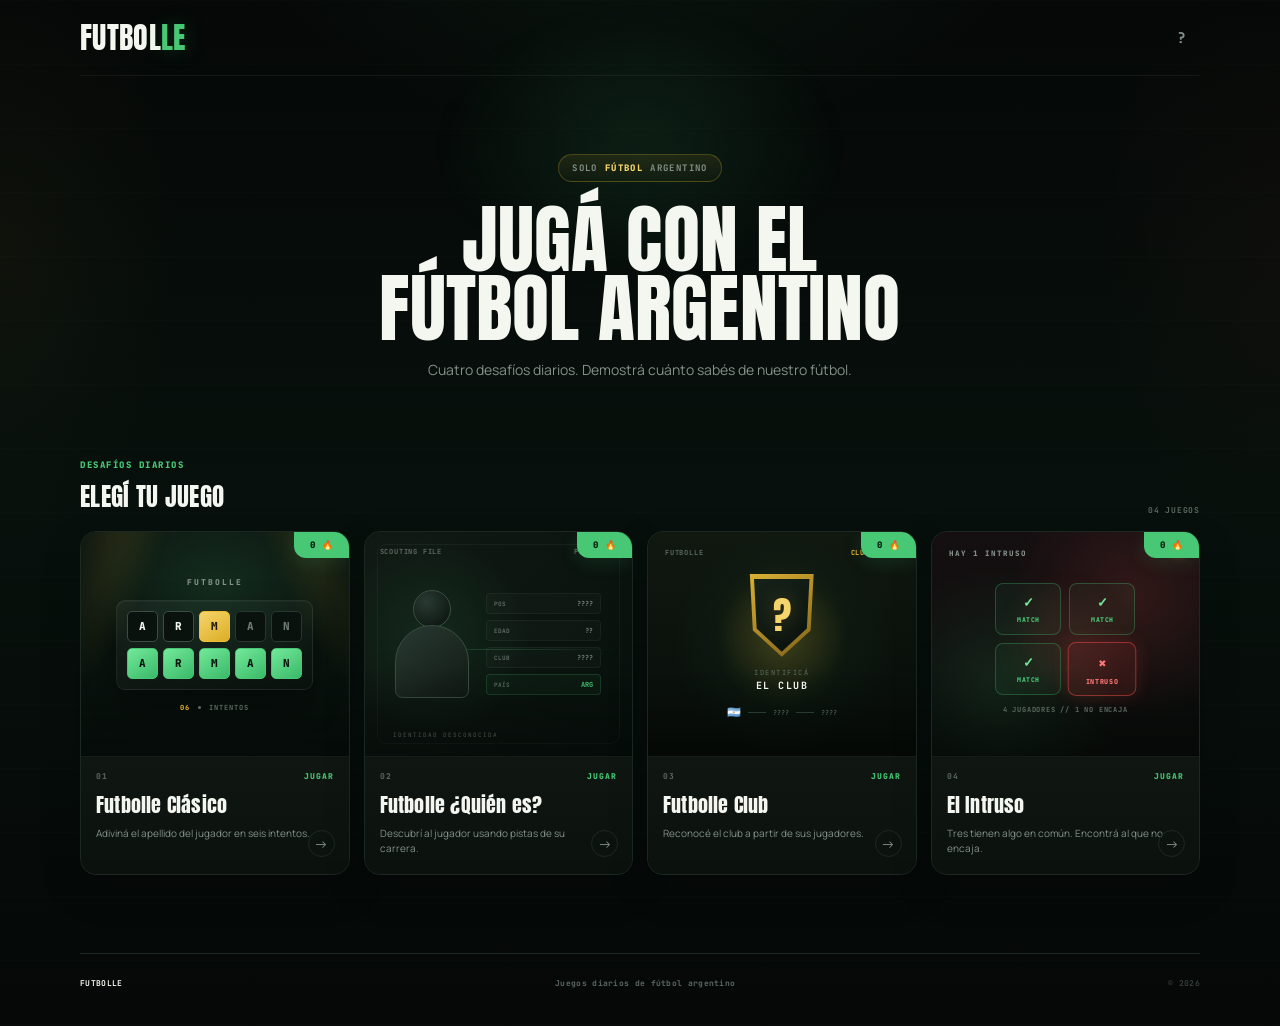
<file: index.html>
<!DOCTYPE html>
<html lang="es">
<head>
    <meta charset="UTF-8">
    <meta name="viewport" content="width=device-width, initial-scale=1.0">

    <meta name="theme-color" content="#050807">
    <meta
        name="description"
        content="FUTBOLLE — Juegos diarios de fútbol argentino."
    >

    <title>FUTBOLLE — Juegos de fútbol argentino</title>

    <link rel="stylesheet" href="index.css">
</head>

<body data-game="home">

<header class="topbar">

    <a href="index.html" class="brand" aria-label="Futbolle inicio">
        FUTBOL<span>LE</span>
    </a>

    <button class="help-button" aria-label="Ayuda">
        ?
    </button>

</header>


<main class="home">

    <!-- =====================================================
         HERO
    ====================================================== -->

    <section class="hero">

        <div class="hero-kicker">
            <span>SOLO</span>
            <strong>FÚTBOL</strong>
            <span>ARGENTINO</span>
        </div>

        <h1>
            JUGÁ CON EL<br>
            FÚTBOL ARGENTINO
        </h1>

        <p>
            Cuatro desafíos diarios. Demostrá cuánto sabés de nuestro fútbol.
        </p>

    </section>


    <!-- =====================================================
         GAMES
    ====================================================== -->

    <section class="games-section">

        <div class="section-heading">

            <div>
                <span class="section-label">
                    DESAFÍOS DIARIOS
                </span>

                <h2>
                    ELEGÍ TU JUEGO
                </h2>
            </div>

            <span class="games-count">
                04 JUEGOS
            </span>

        </div>


        <div class="games-grid">


            <!-- =================================================
                 01. CLÁSICO
            ================================================== -->

            <a href="classic.html" class="game-card classic-card">

                <div class="streak-badge">
                    0 <span>🔥</span>
                </div>

                <div class="game-preview classic-preview">

                    <div class="stadium-light light-left"></div>
                    <div class="stadium-light light-right"></div>

                    <div class="preview-label">
                        FUTBOLLE
                    </div>

                    <div class="classic-board-mini">

                        <div class="mini-row">
                            <span class="mini-cell filled">A</span>
                            <span class="mini-cell filled">R</span>
                            <span class="mini-cell yellow">M</span>
                            <span class="mini-cell">A</span>
                            <span class="mini-cell">N</span>
                        </div>

                        <div class="mini-row">
                            <span class="mini-cell green">A</span>
                            <span class="mini-cell green">R</span>
                            <span class="mini-cell green">M</span>
                            <span class="mini-cell green">A</span>
                            <span class="mini-cell green">N</span>
                        </div>

                    </div>

                    <div class="preview-bottom">
                        <span>06</span>
                        <i></i>
                        <span>INTENTOS</span>
                    </div>

                </div>

                <div class="game-info">

                    <div class="game-meta">
                        <span class="game-number">01</span>
                        <span class="play-label">JUGAR</span>
                    </div>

                    <h3>
                        Futbolle Clásico
                    </h3>

                    <p>
                        Adiviná el apellido del jugador en seis intentos.
                    </p>

                    <div class="card-arrow">
                        →
                    </div>

                </div>

            </a>



            <!-- =================================================
                 02. WHO
            ================================================== -->

            <a href="who.html" class="game-card who-card">

                <div class="streak-badge">
                    0 <span>🔥</span>
                </div>

                <div class="game-preview who-preview">

                    <div class="scan-line"></div>

                    <div class="who-top">
                        <span>SCOUTING FILE</span>
                        <span>PLAYER 02</span>
                    </div>

                    <div class="who-content">

                        <div class="player-silhouette">
                            <div class="silhouette-head"></div>
                            <div class="silhouette-body"></div>
                        </div>

                        <div class="scouting-data">

                            <div class="data-line">
                                <span>POS</span>
                                <b>????</b>
                            </div>

                            <div class="data-line">
                                <span>EDAD</span>
                                <b>??</b>
                            </div>

                            <div class="data-line">
                                <span>CLUB</span>
                                <b>????</b>
                            </div>

                            <div class="data-line active">
                                <span>PAÍS</span>
                                <b>ARG</b>
                            </div>

                        </div>

                    </div>

                    <div class="who-footer">
                        IDENTIDAD DESCONOCIDA
                    </div>

                </div>

                <div class="game-info">

                    <div class="game-meta">
                        <span class="game-number">02</span>
                        <span class="play-label">JUGAR</span>
                    </div>

                    <h3>
                        Futbolle ¿Quién es?
                    </h3>

                    <p>
                        Descubrí al jugador usando pistas de su carrera.
                    </p>

                    <div class="card-arrow">
                        →
                    </div>

                </div>

            </a>



            <!-- =================================================
                 03. CLUB
            ================================================== -->

            <a href="club.html" class="game-card club-card">

                <div class="streak-badge">
                    0 <span>🔥</span>
                </div>

                <div class="game-preview club-preview">

                    <div class="club-glow"></div>

                    <div class="club-header">
                        <span>FUTBOLLE</span>
                        <span>CLUB // 03</span>
                    </div>

                    <div class="club-shield">
                        <div class="shield-inner">
                            <span>?</span>
                        </div>
                    </div>

                    <div class="club-name">
                        <span>IDENTIFICÁ</span>
                        <strong>EL CLUB</strong>
                    </div>

                    <div class="club-clues">
                        <span>🇦🇷</span>
                        <i></i>
                        <span>????</span>
                        <i></i>
                        <span>????</span>
                    </div>

                </div>

                <div class="game-info">

                    <div class="game-meta">
                        <span class="game-number">03</span>
                        <span class="play-label">JUGAR</span>
                    </div>

                    <h3>
                        Futbolle Club
                    </h3>

                    <p>
                        Reconocé el club a partir de sus jugadores.
                    </p>

                    <div class="card-arrow">
                        →
                    </div>

                </div>

            </a>



            <!-- =================================================
                 04. EL INTRUSO (NUEVO)
            ================================================== -->

            <a href="intruso.html" class="game-card intruso-card">

                <div class="streak-badge">
                    0 <span>🔥</span>
                </div>

                <div class="game-preview intruso-preview">

                    <div class="intruso-glow"></div>

                    <div class="intruso-top-tag">
                        <span>HAY 1 INTRUSO</span>
                        <span class="alert-dot"></span>
                    </div>

                    <div class="intruso-grid-mini">

                        <div class="mini-player-item match">
                            <span class="item-icon">✓</span>
                            <span class="item-tag">MATCH</span>
                        </div>

                        <div class="mini-player-item match">
                            <span class="item-icon">✓</span>
                            <span class="item-tag">MATCH</span>
                        </div>

                        <div class="mini-player-item match">
                            <span class="item-icon">✓</span>
                            <span class="item-tag">MATCH</span>
                        </div>

                        <div class="mini-player-item intruder">
                            <span class="item-icon">×</span>
                            <span class="item-tag">INTRUSO</span>
                        </div>

                    </div>

                    <div class="intruso-bottom-caption">
                        <span>4 JUGADORES // 1 NO ENCAJA</span>
                    </div>

                </div>

                <div class="game-info">

                    <div class="game-meta">
                        <span class="game-number">04</span>
                        <span class="play-label">JUGAR</span>
                    </div>

                    <h3>
                        El Intruso
                    </h3>

                    <p>
                        Tres tienen algo en común. Encontrá al que no encaja.
                    </p>

                    <div class="card-arrow">
                        →
                    </div>

                </div>

            </a>

        </div>

    </section>


    <!-- =====================================================
         FOOTER
    ====================================================== -->

    <footer>

        <span class="footer-brand">
            FUTBOLLE
        </span>

        <span>
            Juegos diarios de fútbol argentino
        </span>

        <span class="footer-year">
            © 2026
        </span>

    </footer>

</main>

</body>
</html>
</file>
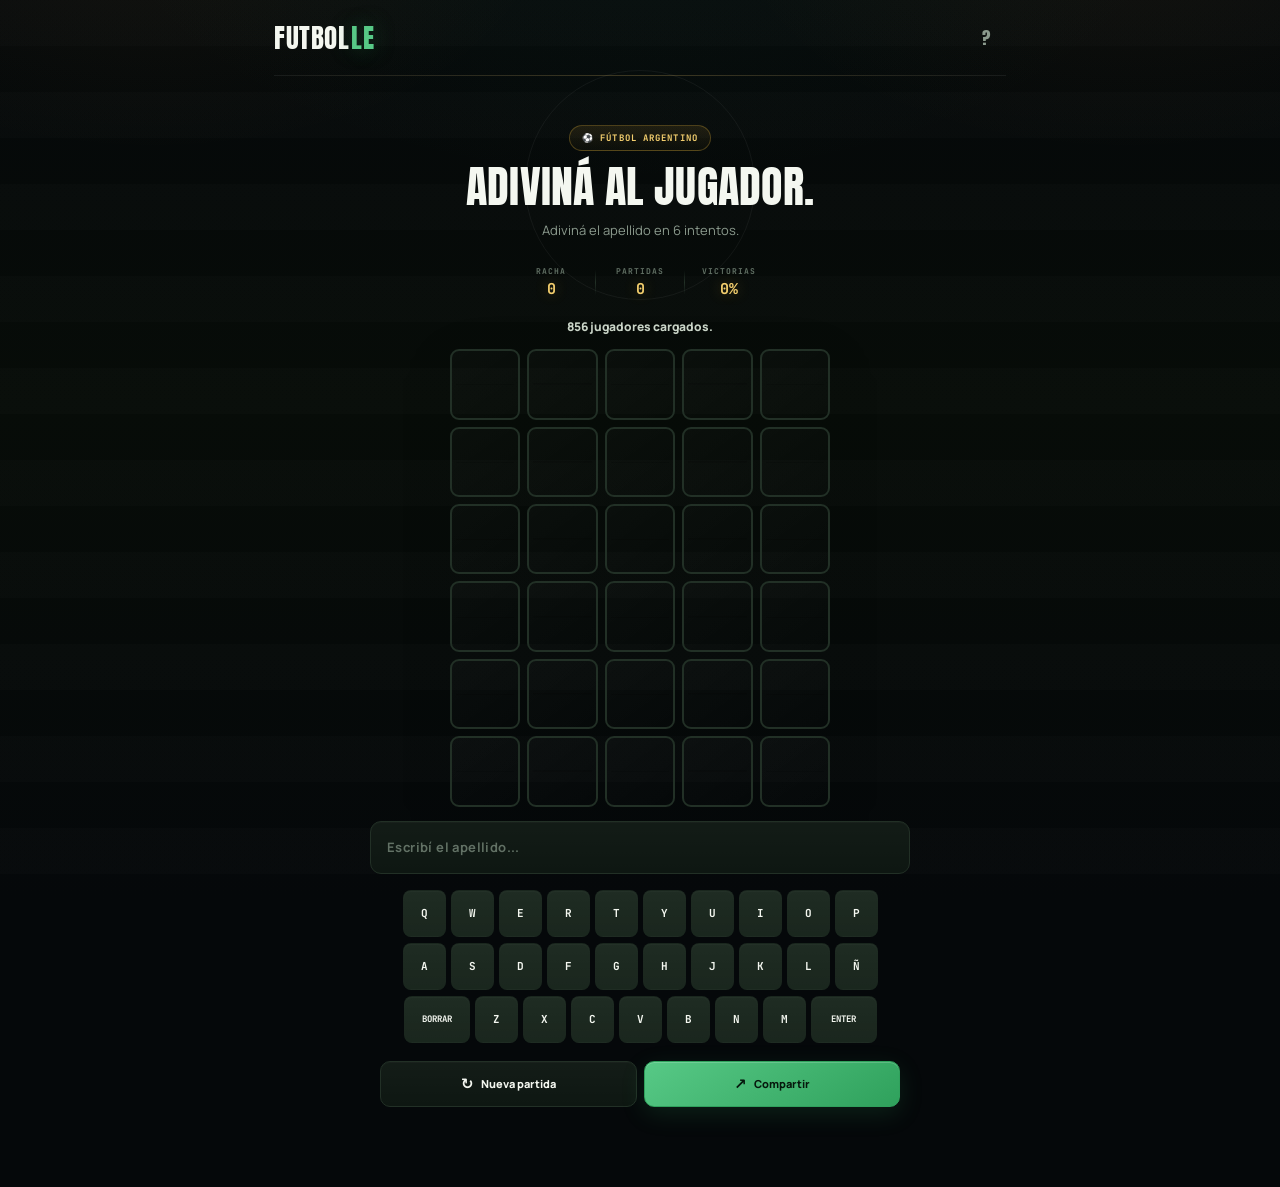
<file: classic.html>
<!DOCTYPE html>
<html lang="es">

<head>
  <meta charset="UTF-8">
  <meta name="viewport" content="width=device-width, initial-scale=1.0">
  <meta name="theme-color" content="#080b0e">

  <meta
    name="description"
    content="FUTBOLLE — Adiviná jugadores del fútbol argentino."
  >

  <title>FUTBOLLE — Adiviná al jugador</title>

  <link rel="stylesheet" href="./futbolle.css">
</head>

<body data-game="classic">

  <div class="app">

    <!-- HEADER -->
    <header class="site-header">

      <a
        class="logo"
        href="./"
        aria-label="FUTBOLLE inicio"
      >
        FUTBOL<span>LE</span>
      </a>

      <div class="header-actions">

        <button
          class="icon-button"
          id="helpBtn"
          type="button"
          aria-label="Cómo jugar"
          title="Cómo jugar"
        >
          ?
        </button>

      </div>

    </header>


    <main>

      <!-- HERO -->
      <section class="hero">

        <div class="hero-badge">
          ⚽ FÚTBOL ARGENTINO
        </div>

        <h1>
          Adiviná al jugador.
        </h1>

        <p id="modeDescription">
          Cargando jugadores...
        </p>

      </section>


      <!-- MODOS -->


      <!-- ESTADÍSTICAS -->
      <section
        class="status"
        aria-label="Estadísticas"
      >

        <div class="status-item">
          <span>Racha</span>
          <strong id="streak">0</strong>
        </div>

        <div class="status-divider"></div>

        <div class="status-item">
          <span>Partidas</span>
          <strong id="played">0</strong>
        </div>

        <div class="status-divider"></div>

        <div class="status-item">
          <span>Victorias</span>
          <strong id="wins">0%</strong>
        </div>

      </section>


      <!-- MENSAJE -->
      <div
        id="message"
        class="message"
        aria-live="polite"
      ></div>


      <!-- =========================================
           JUEGO CLÁSICO
           ========================================= -->
      <section
        id="classicMode"
        class="game-section"
      >

        <div
          id="classicBoard"
          class="classic-board"
          aria-label="Tablero clásico"
        ></div>


        <div class="guess-area">

          <label
            class="sr-only"
            for="classicInput"
          >
            Apellido del jugador
          </label>

          <input
            id="classicInput"
            class="guess-input"
            type="text"
            maxlength="5"
            autocomplete="off"
            autocorrect="off"
            autocapitalize="characters"
            spellcheck="false"
            placeholder="Escribí el apellido..."
            disabled
          >

          <div
            id="classicSuggestions"
            class="suggestions"
            role="listbox"
          ></div>

        </div>


        <div
          id="classicKeyboard"
          class="keyboard"
          aria-label="Teclado"
        ></div>

      </section>


      <!-- =========================================
           JUEGO ¿QUIÉN ES?
           ========================================= -->
      <section
        id="whoMode"
        class="game-section who-panel hidden"
      >

        <div class="who-intro">

          <div class="who-intro-icon">
            🔎
          </div>

          <div>
            <strong>Encontrá al jugador.</strong>

            <p>
              Probá con cualquier jugador y usá
              las pistas para acercarte a la respuesta.
            </p>
          </div>

        </div>


        <div
          class="hints-wrapper"
          role="table"
          aria-label="Pistas"
        >

          <div class="hints-head" role="row">

            <span>Jugador</span>
            <span>Club</span>
            <span>Posición</span>
            <span>Nac.</span>
            <span>Edad</span>
            <span>Pie</span>

          </div>


          <div
            id="whoRows"
            class="hints-body"
          ></div>

        </div>


        <div class="guess-area">

          <label
            class="sr-only"
            for="whoInput"
          >
            Nombre del jugador
          </label>

          <input
            id="whoInput"
            class="guess-input"
            type="text"
            maxlength="60"
            autocomplete="off"
            autocorrect="off"
            autocapitalize="words"
            spellcheck="false"
            placeholder="Escribí el jugador..."
            disabled
          >

          <div
            id="whoSuggestions"
            class="suggestions"
            role="listbox"
          ></div>

        </div>

      </section>


      <!-- ACCIONES -->
      <div class="actions">

        <button
          id="newGameBtn"
          class="action-button"
          type="button"
        >
          <span>↻</span>
          Nueva partida
        </button>

        <button
          id="shareBtn"
          class="action-button primary"
          type="button"
        >
          <span>↗</span>
          Compartir
        </button>

      </div>

    </main>

  </div>


  <!-- =========================================
       MODAL RESULTADO
       ========================================= -->
  <div
    id="resultModal"
    class="modal"
    aria-hidden="true"
  >

    <div
      class="modal-card result-card"
      role="dialog"
      aria-modal="true"
      aria-labelledby="resultTitle"
    >

      <div class="result-icon" id="resultIcon">
        ⚽
      </div>

      <h2 id="resultTitle">
        ¡Golazo!
      </h2>

      <div
        id="resultSubtitle"
        class="modal-subtitle"
      ></div>

      <div
        id="resultAnswer"
        class="answer"
      ></div>


      <div class="stats">

        <div class="stat">
          <strong id="resultAttempts">-</strong>
          <span>INTENTOS</span>
        </div>

        <div class="stat">
          <strong id="resultPlayed">0</strong>
          <span>PARTIDAS</span>
        </div>

        <div class="stat">
          <strong id="resultWinRate">0%</strong>
          <span>VICTORIAS</span>
        </div>

      </div>


      <button
        id="closeResult"
        class="modal-close"
        type="button"
      >
        Seguir jugando
      </button>

    </div>

  </div>


  <!-- =========================================
       MODAL AYUDA
       ========================================= -->
  <div
    id="helpModal"
    class="modal"
    aria-hidden="true"
  >

    <div
      class="modal-card"
      role="dialog"
      aria-modal="true"
      aria-labelledby="helpTitle"
    >

      <div class="modal-top">

        <div>
          <span class="modal-kicker">
            FUTBOLLE
          </span>

          <h2 id="helpTitle">
            Cómo jugar
          </h2>
        </div>

      </div>


      <div class="modal-subtitle">
        Dos juegos. Una pelota. Un jugador.
      </div>


      <div class="help-game">

        <div class="help-game-title">
          <span class="help-number">01</span>
          CLÁSICO
        </div>

        <p>
          Adiviná el apellido del jugador en
          hasta 6 intentos.
        </p>

      </div>


      <div class="help-game">

        <div class="help-game-title">
          <span class="help-number">02</span>
          ¿QUIÉN ES?
        </div>

        <p>
          Elegí jugadores y compará sus datos
          con el jugador secreto.
        </p>

      </div>


      <div class="legend">

        <div class="legend-item">
          <span class="legend-color green"></span>
          <span>Dato correcto</span>
        </div>

        <div class="legend-item">
          <span class="legend-color yellow"></span>
          <span>Dato cercano</span>
        </div>

        <div class="legend-item">
          <span class="legend-color gray"></span>
          <span>Dato incorrecto</span>
        </div>

      </div>


      <div class="example">

        <span class="g">R</span>
        <span class="y">I</span>
        <span class="r">V</span>
        <span class="r">E</span>
        <span class="r">R</span>

      </div>


      <button
        id="closeHelp"
        class="modal-close"
        type="button"
      >
        Entendido
      </button>

    </div>

  </div>


  <!-- =========================================
       JAVASCRIPT
       ========================================= -->

  <script type="module" src="./js/app.js"></script>

</body>
</html>
</file>
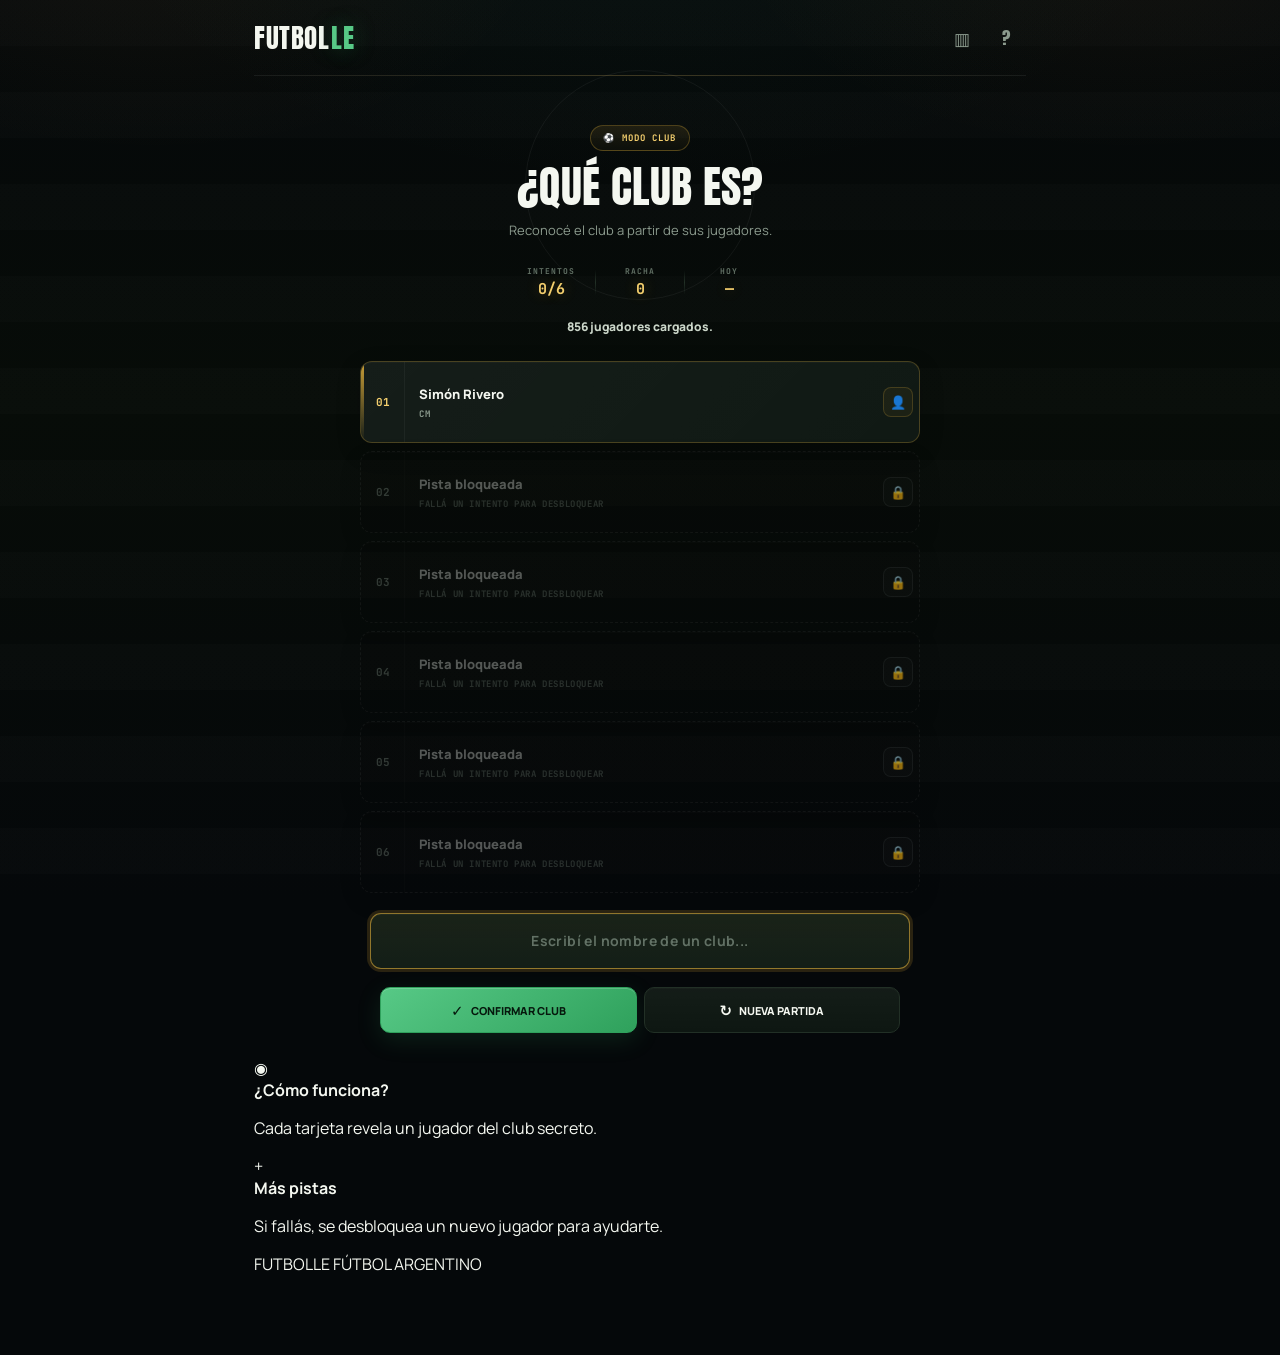
<file: club.html>
<!DOCTYPE html>
<html lang="es">

<head>
    <meta charset="UTF-8">
    <meta name="viewport" content="width=device-width, initial-scale=1.0, viewport-fit=cover">
    <meta name="theme-color" content="#05080a">
    <meta name="description" content="FUTBOLLE CLUB — Adiviná el club del fútbol argentino.">
    <title>FUTBOLLE — Club</title>

    <link rel="preconnect" href="https://fonts.googleapis.com">
    <link rel="preconnect" href="https://fonts.gstatic.com" crossorigin>
    <link href="https://fonts.googleapis.com/css2?family=Anton&family=JetBrains+Mono:wght@500;700&family=Manrope:wght@500;700;800&display=swap" rel="stylesheet">
    <link rel="stylesheet" href="general.css">
    <link rel="stylesheet" href="club.css">
</head>

<body data-game="club">

    <main class="app">

        <!-- =====================================================
             HEADER
             ===================================================== -->
        <header class="site-header">
            <a href="./index.html" class="logo" aria-label="FUTBOLLE inicio">
                FUTBOL<span>LE</span>
            </a>

            <div class="header-actions">
                <button type="button" class="icon-button" id="statsBtn" aria-label="Ver estadísticas" title="Estadísticas">
                    ▥
                </button>
                <button type="button" class="icon-button" id="helpBtn" aria-label="Cómo jugar" title="Cómo jugar">
                    ?
                </button>
            </div>
        </header>

        <!-- =====================================================
             HERO
             ===================================================== -->
        <section class="hero">
            <div class="hero-badge">
                ⚽ MODO CLUB
            </div>
            <h1>¿QUÉ CLUB ES?</h1>
            <p id="modeDescription">
                Descubrí el club a partir de sus jugadores.
            </p>
        </section>

        <!-- =====================================================
             STATUS
             ===================================================== -->
        <section class="status" aria-label="Estado de la partida">
            <div class="status-item">
                <span>INTENTOS</span>
                <strong id="clubAttempts">0 / 6</strong>
            </div>

            <div class="status-divider"></div>

            <div class="status-item">
                <span>RACHA</span>
                <strong id="streak">0</strong>
            </div>

            <div class="status-divider"></div>

            <div class="status-item">
                <span>HOY</span>
                <strong id="dailyNumber">—</strong>
            </div>
        </section>

        <!-- =====================================================
             MESSAGE (ID GLOBAL EXIGIDO POR UI.JS)
             ===================================================== -->
        <div class="message" id="message" role="status" aria-live="polite"></div>

        <!-- =====================================================
             CLUB GAME
             ===================================================== -->
        <section class="game-section" id="clubGame">

            <!-- TABLERO DINÁMICO DE PISTAS -->
            <div class="club-board" id="clubBoard"></div>

            <!-- RESULTADO EN PANTALLA -->
            <div id="clubResult" class="club-result hidden"></div>

            <!-- =================================================
                 GUESS INPUT
                 ================================================= -->
            <div class="guess-area">
                <label class="sr-only" for="clubInput">
                    Escribí el nombre del club
                </label>

                <input
                    type="text"
                    id="clubInput"
                    class="guess-input"
                    placeholder="Escribí el nombre de un club..."
                    autocomplete="off"
                    autocapitalize="words"
                    spellcheck="false"
                    inputmode="text"
                    aria-autocomplete="list"
                    aria-controls="clubSuggestions"
                />

                <div
                    class="suggestions"
                    id="clubSuggestions"
                    role="listbox"
                    aria-label="Clubes sugeridos"
                    style="display: none;"
                ></div>
            </div>

            <!-- =================================================
                 ACTIONS
                 ================================================= -->
            <div class="actions">
                <button type="button" class="action-button primary" id="clubSubmitBtn">
                    <span>✓</span>
                    CONFIRMAR CLUB
                </button>

                <button type="button" class="action-button" id="newGameBtn">
                    <span>↻</span>
                    NUEVA PARTIDA
                </button>
            </div>

            <!-- =================================================
                 HINTS INFO
                 ================================================= -->
            <div class="club-hints" id="clubHints" style="margin-top: 1.5rem;">
                <div class="club-hint">
                    <span class="club-hint-icon">◉</span>
                    <div>
                        <strong>¿Cómo funciona?</strong>
                        <p>Cada tarjeta revela un jugador del club secreto.</p>
                    </div>
                </div>

                <div class="club-hint">
                    <span class="club-hint-icon">+</span>
                    <div>
                        <strong>Más pistas</strong>
                        <p>Si fallás, se desbloquea un nuevo jugador para ayudarte.</p>
                    </div>
                </div>
            </div>


        </section>

        <!-- =====================================================
             FOOTER
             ===================================================== -->
        <footer class="site-footer" aria-label="Información de FUTBOLLE">
            <span>FUTBOLLE</span>
            <span>FÚTBOL ARGENTINO</span>
        </footer>

    </main>

    <!-- =========================================================
         STATS MODAL
         ========================================================= -->
    <div class="modal" id="statsModal" role="dialog" aria-modal="true" aria-labelledby="statsTitle">
        <div class="modal-card">
            <div class="modal-top">
                <span class="modal-kicker">FUTBOLLE / CLUB</span>
                <h2 id="statsTitle">ESTADÍSTICAS</h2>
            </div>

            <div class="stats" id="stats">
                <div class="stat">
                    <strong id="statPlayed">0</strong>
                    <span>Jugadas</span>
                </div>
                <div class="stat">
                    <strong id="statWins">0</strong>
                    <span>Victorias</span>
                </div>
                <div class="stat">
                    <strong id="statStreak">0</strong>
                    <span>Racha</span>
                </div>
            </div>

            <button type="button" class="modal-close" data-close-modal>
                CERRAR
            </button>
        </div>
    </div>

    <!-- =========================================================
         HELP MODAL
         ========================================================= -->
    <div class="modal" id="helpModal" role="dialog" aria-modal="true" aria-labelledby="helpTitle">
        <div class="modal-card">
            <div class="modal-top">
                <span class="modal-kicker">FUTBOLLE / REGLAS</span>
                <h2 id="helpTitle">¿CÓMO JUGAR?</h2>
            </div>

            <div class="help-game">
                <div class="help-game-title">
                    <span class="help-number">01</span>
                    <span>MIRÁ LAS PISTAS</span>
                </div>
                <p>Vas a recibir información de jugadores pertenecientes a un club secreto.</p>
            </div>

            <div class="help-game">
                <div class="help-game-title">
                    <span class="help-number">02</span>
                    <span>ADIVINÁ EL CLUB</span>
                </div>
                <p>Escribí el nombre del club que creés que corresponde al plantel.</p>
            </div>

            <div class="help-game">
                <div class="help-game-title">
                    <span class="help-number">03</span>
                    <span>CONSEGUÍ MÁS PISTAS</span>
                </div>
                <p>Cada intento fallido desbloqueará un nuevo jugador de la lista.</p>
            </div>

            <button type="button" class="modal-close" data-close-modal>
                ENTENDIDO
            </button>
        </div>
    </div>

    <!-- =========================================================
         RESULT MODAL
         ========================================================= -->
    <div class="modal" id="resultModal" role="dialog" aria-modal="true" aria-labelledby="resultTitle">
        <div class="modal-card">
            <div class="result-icon">⚽</div>
            <span class="modal-kicker">DESAFÍO COMPLETADO</span>
            <h2 id="resultTitle">¡LO ENCONTRASTE!</h2>
            <div class="answer" id="resultAnswer">CLUB</div>

            <div class="daily-complete" id="dailyComplete">
                <strong>PARTIDA TERMINADA</strong>
                <p id="resultDescription">Volvé mañana para un nuevo desafío.</p>
            </div>

            <div class="stats" id="resultStats">
                <div class="stat">
                    <strong id="resultAttempts">0</strong>
                    <span>Intentos</span>
                </div>
                <div class="stat">
                    <strong id="resultCurrentStreak">0</strong>
                    <span>Racha</span>
                </div>
                <div class="stat">
                    <strong id="resultPlayed">0</strong>
                    <span>Jugadas</span>
                </div>
            </div>

            <div class="actions">
                <button type="button" class="modal-close" id="shareBtn">
                    COMPARTIR
                </button>
            </div>

            <button type="button" class="action-button" data-close-modal style="width:100%; margin-top:7px;">
                CERRAR
            </button>
        </div>
    </div>

    <!-- =========================================================
         TOAST
         ========================================================= -->
    <div id="toast" class="toast" role="status" aria-live="polite" aria-atomic="true"></div>

    <!-- =========================================================
         CONTROL DE MODALES (FALLBACK DIRECTO)
         ========================================================= -->
    <script>
        document.addEventListener("DOMContentLoaded", () => {
            const statsBtn = document.getElementById("statsBtn");
            const helpBtn = document.getElementById("helpBtn");
            const statsModal = document.getElementById("statsModal");
            const helpModal = document.getElementById("helpModal");

            if (statsBtn && statsModal) {
                statsBtn.addEventListener("click", () => {
                    statsModal.classList.add("open", "active");
                });
            }

            if (helpBtn && helpModal) {
                helpBtn.addEventListener("click", () => {
                    helpModal.classList.add("open", "active");
                });
            }

            document.querySelectorAll("[data-close-modal]").forEach(btn => {
                btn.addEventListener("click", () => {
                    document.querySelectorAll(".modal").forEach(m => m.classList.remove("open", "active"));
                });
            });
        });
    </script>

    <!-- =========================================================
         APP
         ========================================================= -->
    <script type="module" src="js/app.js"></script>

</body>

</html>
</file>
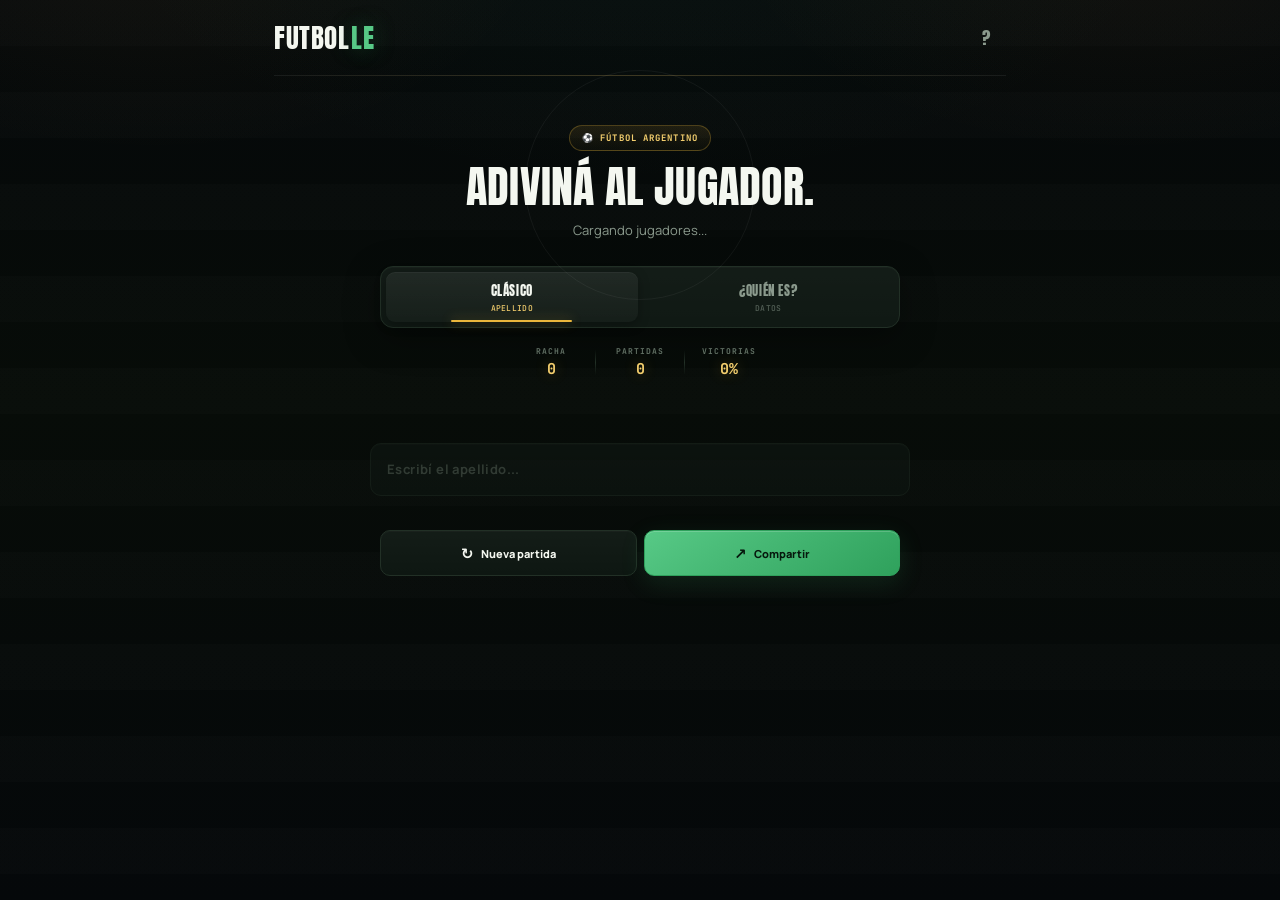
<file: futbolle.html>
<!DOCTYPE html>
<html lang="es">

<head>
  <meta charset="UTF-8">
  <meta name="viewport" content="width=device-width, initial-scale=1.0">
  <meta name="theme-color" content="#080b0e">

  <meta
    name="description"
    content="FUTBOLLE — Adiviná jugadores del fútbol argentino."
  >

  <title>FUTBOLLE — Adiviná al jugador</title>

  <link rel="stylesheet" href="./futbolle.css">
</head>

<body>

  <div class="app">

    <!-- HEADER -->
    <header class="site-header">

      <a
        class="logo"
        href="./"
        aria-label="FUTBOLLE inicio"
      >
        FUTBOL<span>LE</span>
      </a>

      <div class="header-actions">

        <button
          class="icon-button"
          id="helpBtn"
          type="button"
          aria-label="Cómo jugar"
          title="Cómo jugar"
        >
          ?
        </button>

      </div>

    </header>


    <main>

      <!-- HERO -->
      <section class="hero">

        <div class="hero-badge">
          ⚽ FÚTBOL ARGENTINO
        </div>

        <h1>
          Adiviná al jugador.
        </h1>

        <p id="modeDescription">
          Cargando jugadores...
        </p>

      </section>


      <!-- MODOS -->
      <nav
        class="mode-switch"
        aria-label="Modo de juego"
      >

        <button
          class="mode-button active"
          data-mode="classic"
          type="button"
        >
          <span>CLÁSICO</span>
          <small>Apellido</small>
        </button>

        <button
          class="mode-button"
          data-mode="who"
          type="button"
        >
          <span>¿QUIÉN ES?</span>
          <small>Datos</small>
        </button>

      </nav>


      <!-- ESTADÍSTICAS -->
      <section
        class="status"
        aria-label="Estadísticas"
      >

        <div class="status-item">
          <span>Racha</span>
          <strong id="streak">0</strong>
        </div>

        <div class="status-divider"></div>

        <div class="status-item">
          <span>Partidas</span>
          <strong id="played">0</strong>
        </div>

        <div class="status-divider"></div>

        <div class="status-item">
          <span>Victorias</span>
          <strong id="wins">0%</strong>
        </div>

      </section>


      <!-- MENSAJE -->
      <div
        id="message"
        class="message"
        aria-live="polite"
      ></div>


      <!-- =========================================
           JUEGO CLÁSICO
           ========================================= -->
      <section
        id="classicMode"
        class="game-section"
      >

        <div
          id="classicBoard"
          class="classic-board"
          aria-label="Tablero clásico"
        ></div>


        <div class="guess-area">

          <label
            class="sr-only"
            for="classicInput"
          >
            Apellido del jugador
          </label>

          <input
            id="classicInput"
            class="guess-input"
            type="text"
            maxlength="5"
            autocomplete="off"
            autocorrect="off"
            autocapitalize="characters"
            spellcheck="false"
            placeholder="Escribí el apellido..."
            disabled
          >

          <div
            id="classicSuggestions"
            class="suggestions"
            role="listbox"
          ></div>

        </div>


        <div
          id="classicKeyboard"
          class="keyboard"
          aria-label="Teclado"
        ></div>

      </section>


      <!-- =========================================
           JUEGO ¿QUIÉN ES?
           ========================================= -->
      <section
        id="whoMode"
        class="game-section who-panel hidden"
      >

        <div class="who-intro">

          <div class="who-intro-icon">
            🔎
          </div>

          <div>
            <strong>Encontrá al jugador.</strong>

            <p>
              Probá con cualquier jugador y usá
              las pistas para acercarte a la respuesta.
            </p>
          </div>

        </div>


        <div
          class="hints-wrapper"
          role="table"
          aria-label="Pistas"
        >

          <div class="hints-head" role="row">

            <span>Jugador</span>
            <span>Club</span>
            <span>Posición</span>
            <span>Nac.</span>
            <span>Edad</span>
            <span>Pie</span>

          </div>


          <div
            id="whoRows"
            class="hints-body"
          ></div>

        </div>


        <div class="guess-area">

          <label
            class="sr-only"
            for="whoInput"
          >
            Nombre del jugador
          </label>

          <input
            id="whoInput"
            class="guess-input"
            type="text"
            maxlength="60"
            autocomplete="off"
            autocorrect="off"
            autocapitalize="words"
            spellcheck="false"
            placeholder="Escribí el jugador..."
            disabled
          >

          <div
            id="whoSuggestions"
            class="suggestions"
            role="listbox"
          ></div>

        </div>

      </section>


      <!-- ACCIONES -->
      <div class="actions">

        <button
          id="newGameBtn"
          class="action-button"
          type="button"
        >
          <span>↻</span>
          Nueva partida
        </button>

        <button
          id="shareBtn"
          class="action-button primary"
          type="button"
        >
          <span>↗</span>
          Compartir
        </button>

      </div>

    </main>

  </div>


  <!-- =========================================
       MODAL RESULTADO
       ========================================= -->
  <div
    id="resultModal"
    class="modal"
    aria-hidden="true"
  >

    <div
      class="modal-card result-card"
      role="dialog"
      aria-modal="true"
      aria-labelledby="resultTitle"
    >

      <div class="result-icon" id="resultIcon">
        ⚽
      </div>

      <h2 id="resultTitle">
        ¡Golazo!
      </h2>

      <div
        id="resultSubtitle"
        class="modal-subtitle"
      ></div>

      <div
        id="resultAnswer"
        class="answer"
      ></div>


      <div class="stats">

        <div class="stat">
          <strong id="resultAttempts">-</strong>
          <span>INTENTOS</span>
        </div>

        <div class="stat">
          <strong id="resultPlayed">0</strong>
          <span>PARTIDAS</span>
        </div>

        <div class="stat">
          <strong id="resultWinRate">0%</strong>
          <span>VICTORIAS</span>
        </div>

      </div>


      <button
        id="closeResult"
        class="modal-close"
        type="button"
      >
        Seguir jugando
      </button>

    </div>

  </div>


  <!-- =========================================
       MODAL AYUDA
       ========================================= -->
  <div
    id="helpModal"
    class="modal"
    aria-hidden="true"
  >

    <div
      class="modal-card"
      role="dialog"
      aria-modal="true"
      aria-labelledby="helpTitle"
    >

      <div class="modal-top">

        <div>
          <span class="modal-kicker">
            FUTBOLLE
          </span>

          <h2 id="helpTitle">
            Cómo jugar
          </h2>
        </div>

      </div>


      <div class="modal-subtitle">
        Dos juegos. Una pelota. Un jugador.
      </div>


      <div class="help-game">

        <div class="help-game-title">
          <span class="help-number">01</span>
          CLÁSICO
        </div>

        <p>
          Adiviná el apellido del jugador en
          hasta 6 intentos.
        </p>

      </div>


      <div class="help-game">

        <div class="help-game-title">
          <span class="help-number">02</span>
          ¿QUIÉN ES?
        </div>

        <p>
          Elegí jugadores y compará sus datos
          con el jugador secreto.
        </p>

      </div>


      <div class="legend">

        <div class="legend-item">
          <span class="legend-color green"></span>
          <span>Dato correcto</span>
        </div>

        <div class="legend-item">
          <span class="legend-color yellow"></span>
          <span>Dato cercano</span>
        </div>

        <div class="legend-item">
          <span class="legend-color gray"></span>
          <span>Dato incorrecto</span>
        </div>

      </div>


      <div class="example">

        <span class="g">R</span>
        <span class="y">I</span>
        <span class="r">V</span>
        <span class="r">E</span>
        <span class="r">R</span>

      </div>


      <button
        id="closeHelp"
        class="modal-close"
        type="button"
      >
        Entendido
      </button>

    </div>

  </div>


  <!-- =========================================
       JAVASCRIPT
       ========================================= -->

  <script type="module" src="./js/app.js"></script>

</body>
</html>
</file>
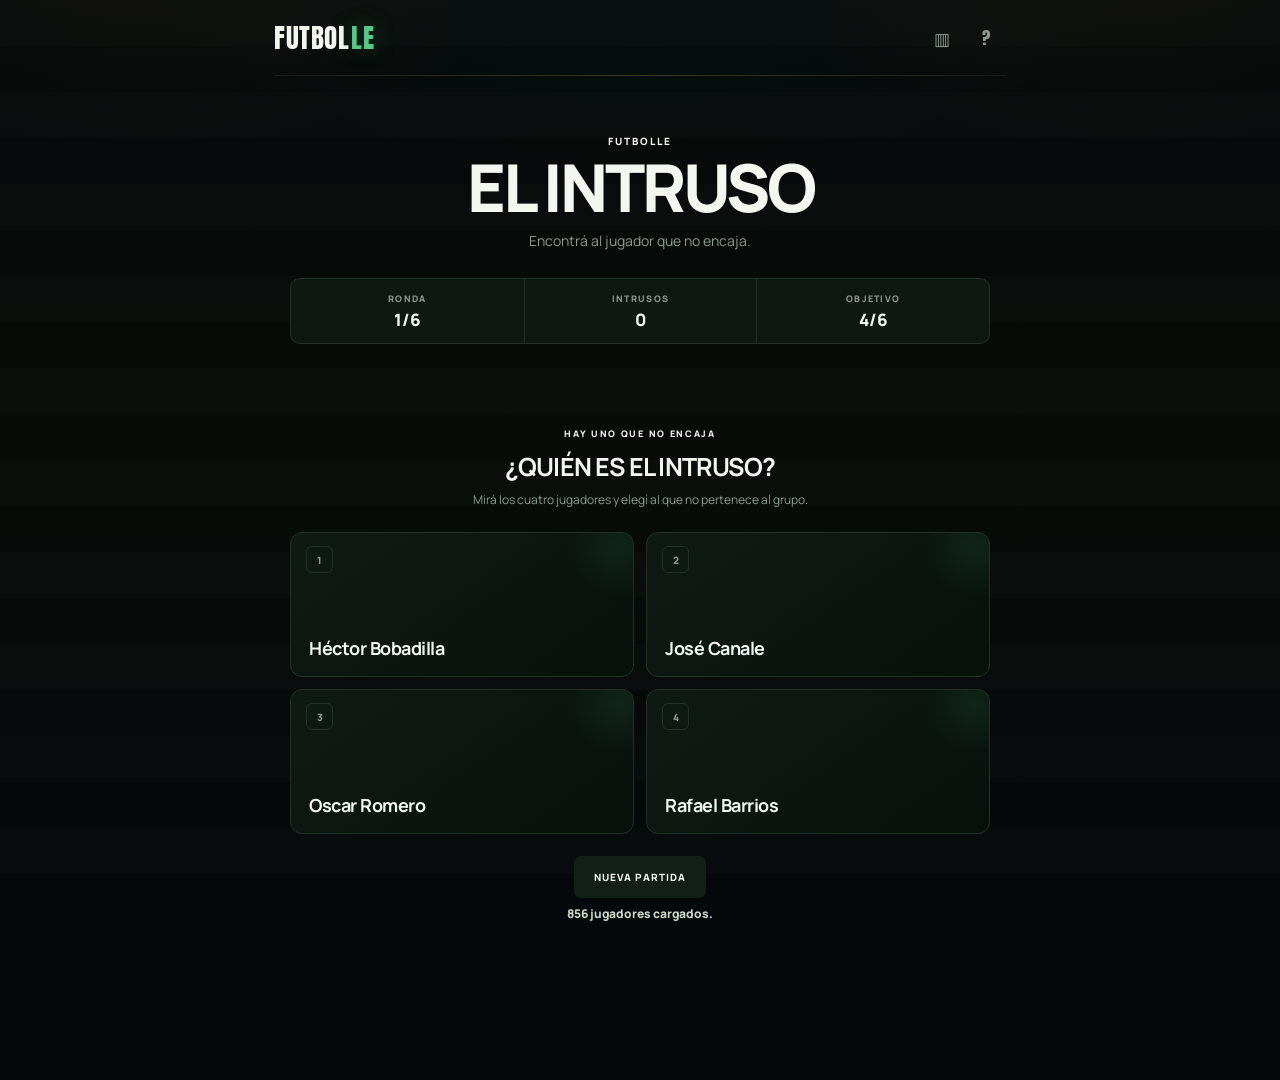
<file: intruso.html>
<!DOCTYPE html>
<html lang="es">

<head>
    <meta charset="UTF-8">
    <meta name="viewport" content="width=device-width, initial-scale=1.0, viewport-fit=cover">
    <meta name="theme-color" content="#050807">
    <meta name="description" content="FUTBOLLE — El Intruso. Encontrá al jugador que no encaja.">
    <title>FUTBOLLE — El Intruso</title>

    <link rel="preconnect" href="https://fonts.googleapis.com">
    <link rel="preconnect" href="https://fonts.gstatic.com" crossorigin>
    <link href="https://fonts.googleapis.com/css2?family=Anton&family=JetBrains+Mono:wght@500;700&family=Manrope:wght@500;700;800&display=swap" rel="stylesheet">

    <link rel="stylesheet" href="general.css">
    <link rel="stylesheet" href="intruso.css">
</head>

<body data-game="intruso">

    <main class="app">

        <!-- HEADER OFICIAL FUTBOLLE -->
        <header class="site-header">
            <a href="./index.html" class="logo" aria-label="FUTBOLLE inicio">
                FUTBOL<span>LE</span>
            </a>

            <div class="header-actions">
                <button type="button" class="icon-button" id="statsBtn" aria-label="Ver estadísticas" title="Estadísticas">
                    ▥
                </button>
                <button type="button" class="icon-button" id="helpBtn" aria-label="Cómo jugar" title="Cómo jugar">
                    ?
                </button>
            </div>
        </header>


<main class="intruso-page">


    <!-- =====================================================
         HEADER
    ====================================================== -->

    <section class="intruso-header">

        <span class="intruso-kicker">
            FUTBOLLE
        </span>

        <h1>
            EL INTRUSO
        </h1>

        <p id="modeDescription">
            Encontrá al jugador que no encaja.
        </p>

    </section>


    <!-- =====================================================
         STATS DE PARTIDA
    ====================================================== -->

    <section class="intruso-gamebar">

        <div>

            <span>
                RONDA
            </span>

            <strong id="intrusoRound">
                0/6
            </strong>

        </div>


        <div class="intruso-gamebar-center">

            <span>
                INTRUSOS
            </span>

            <strong id="intrusoScore">
                0
            </strong>

        </div>


        <div>

            <span>
                OBJETIVO
            </span>

            <strong>
                4/6
            </strong>

        </div>

    </section>


    <!-- =====================================================
         MENSAJE
    ====================================================== -->

    <div
        id="intrusoMessage"
        class="intruso-message"
        aria-live="polite"
    ></div>


    <!-- =====================================================
         PREGUNTA
    ====================================================== -->

    <section class="intruso-question">

        <span>
            HAY UNO QUE NO ENCAJA
        </span>

        <h2>
            ¿QUIÉN ES EL INTRUSO?
        </h2>

        <p>
            Mirá los cuatro jugadores y elegí al que
            no pertenece al grupo.
        </p>

    </section>


    <!-- =====================================================
         JUGADORES
    ====================================================== -->

    <section
        id="intrusoBoard"
        class="intruso-board"
        aria-label="Jugadores"
    ></section>


    <!-- =====================================================
         RESULTADO
    ====================================================== -->

    <section
        id="intrusoResult"
        class="intruso-result hidden"
    ></section>


    <!-- =====================================================
         CONTROLES
    ====================================================== -->

    <section class="intruso-controls">

        <button
            id="intrusoNewGame"
            type="button"
        >
            NUEVA PARTIDA
        </button>

    </section>


    <!-- =====================================================
         TOAST
    ====================================================== -->

    <div
        id="message"
        class="message"
        aria-live="polite"
    ></div>


</main>


<!-- =========================================================
     MODAL AYUDA
========================================================== -->

<div
    id="helpModal"
    class="modal"
    aria-hidden="true"
>

    <div class="modal-content">

        <button
            id="closeHelp"
            class="modal-close"
            type="button"
        >
            ×
        </button>

        <span>
            CÓMO JUGAR
        </span>

        <h2>
            EL INTRUSO
        </h2>

        <p>
            Cuatro jugadores aparecen en pantalla.
            Tres tienen algo en común y uno no.
        </p>

        <p>
            Tu objetivo es descubrir cuál es el intruso.
        </p>

        <p>
            Tenés 6 rondas y necesitás acertar
            al menos 4 para ganar la partida.
        </p>

    </div>

</div>


<script
    type="module"
    src="js/app.js"
></script>

</body>
</html>
</file>
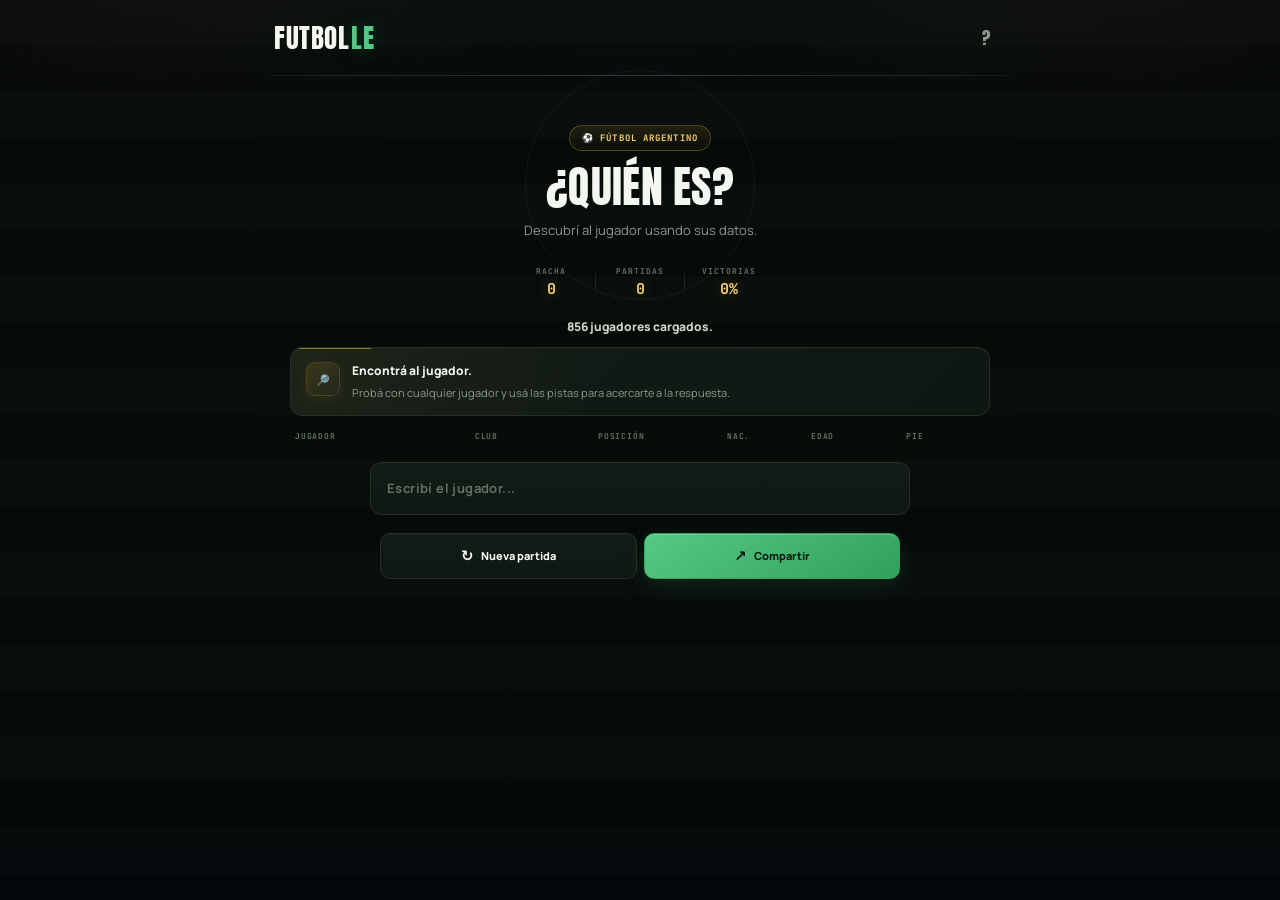
<file: who.html>
<!DOCTYPE html>
<html lang="es">

<head>
  <meta charset="UTF-8">
  <meta name="viewport" content="width=device-width, initial-scale=1.0">
  <meta name="theme-color" content="#080b0e">

  <meta
    name="description"
    content="FUTBOLLE ¿Quién es? — Descubrí al jugador del fútbol argentino usando sus datos."
  >

  <title>FUTBOLLE — ¿Quién es?</title>

  <link rel="stylesheet" href="./futbolle.css">
</head>

<body data-game="who">

  <div class="app">

    <!-- =========================================
         HEADER -->

    <header class="site-header">

      <a
        class="logo"
        href="./index.html"
        aria-label="FUTBOLLE inicio"
      >
        FUTBOL<span>LE</span>
      </a>

      <div class="header-actions">

        <button
          class="icon-button"
          id="helpBtn"
          type="button"
          aria-label="Cómo jugar"
          title="Cómo jugar"
        >
          ?
        </button>

      </div>

    </header>


    <main>

      <!-- =========================================
           HERO
           ========================================= -->

      <section class="hero">

        <div class="hero-badge">
          ⚽ FÚTBOL ARGENTINO
        </div>

        <h1>
          ¿Quién es?
        </h1>

        <p id="modeDescription">
          Descubrí al jugador usando sus datos.
        </p>

      </section>


      <!-- =========================================
           ESTADÍSTICAS
           ========================================= -->

      <section
        class="status"
        aria-label="Estadísticas"
      >

        <div class="status-item">
          <span>Racha</span>
          <strong id="streak">0</strong>
        </div>

        <div class="status-divider"></div>

        <div class="status-item">
          <span>Partidas</span>
          <strong id="played">0</strong>
        </div>

        <div class="status-divider"></div>

        <div class="status-item">
          <span>Victorias</span>
          <strong id="wins">0%</strong>
        </div>

      </section>


      <!-- =========================================
           MENSAJE
           ========================================= -->

      <div
        id="message"
        class="message"
        aria-live="polite"
      ></div>


      <!-- =========================================
           JUEGO ¿QUIÉN ES?
           ========================================= -->

      <section
        id="whoMode"
        class="game-section who-panel"
      >

        <!-- INTRO -->

        <div class="who-intro">

          <div class="who-intro-icon">
            🔎
          </div>

          <div>

            <strong>
              Encontrá al jugador.
            </strong>

            <p>
              Probá con cualquier jugador y usá
              las pistas para acercarte a la respuesta.
            </p>

          </div>

        </div>


        <!-- =========================================
             TABLA DE PISTAS
             ========================================= -->

        <div
          class="hints-wrapper"
          role="table"
          aria-label="Pistas"
        >

          <div
            class="hints-head"
            role="row"
          >

            <span>
              Jugador
            </span>

            <span>
              Club
            </span>

            <span>
              Posición
            </span>

            <span>
              Nac.
            </span>

            <span>
              Edad
            </span>

            <span>
              Pie
            </span>

          </div>


          <div
            id="whoRows"
            class="hints-body"
          ></div>

        </div>


        <!-- =========================================
             INPUT
             ========================================= -->

        <div class="guess-area">

          <label
            class="sr-only"
            for="whoInput"
          >
            Nombre del jugador
          </label>

          <input
            id="whoInput"
            class="guess-input"
            type="text"
            maxlength="60"
            autocomplete="off"
            autocorrect="off"
            autocapitalize="words"
            spellcheck="false"
            placeholder="Escribí el jugador..."
            disabled
          >

          <div
            id="whoSuggestions"
            class="suggestions"
            role="listbox"
          ></div>

        </div>

      </section>


      <!-- =========================================
           ACCIONES
           ========================================= -->

      <div class="actions">

        <button
          id="newGameBtn"
          class="action-button"
          type="button"
        >
          <span>↻</span>
          Nueva partida
        </button>

        <button
          id="shareBtn"
          class="action-button primary"
          type="button"
        >
          <span>↗</span>
          Compartir
        </button>

      </div>

    </main>

  </div>


  <!-- =========================================
       MODAL RESULTADO
       ========================================= -->

  <div
    id="resultModal"
    class="modal"
    aria-hidden="true"
  >

    <div
      class="modal-card result-card"
      role="dialog"
      aria-modal="true"
      aria-labelledby="resultTitle"
    >

      <div
        class="result-icon"
        id="resultIcon"
      >
        ⚽
      </div>

      <h2 id="resultTitle">
        ¡Golazo!
      </h2>

      <div
        id="resultSubtitle"
        class="modal-subtitle"
      ></div>

      <div
        id="resultAnswer"
        class="answer"
      ></div>


      <div class="stats">

        <div class="stat">

          <strong id="resultAttempts">
            -
          </strong>

          <span>
            INTENTOS
          </span>

        </div>

        <div class="stat">

          <strong id="resultPlayed">
            0
          </strong>

          <span>
            PARTIDAS
          </span>

        </div>

        <div class="stat">

          <strong id="resultWinRate">
            0%
          </strong>

          <span>
            VICTORIAS
          </span>

        </div>

      </div>


      <button
        id="closeResult"
        class="modal-close"
        type="button"
      >
        Seguir jugando
      </button>

    </div>

  </div>


  <!-- =========================================
       MODAL AYUDA
       ========================================= -->

  <div
    id="helpModal"
    class="modal"
    aria-hidden="true"
  >

    <div
      class="modal-card"
      role="dialog"
      aria-modal="true"
      aria-labelledby="helpTitle"
    >

      <div class="modal-top">

        <div>

          <span class="modal-kicker">
            FUTBOLLE
          </span>

          <h2 id="helpTitle">
            Cómo jugar
          </h2>

        </div>

      </div>


      <div class="modal-subtitle">
        Dos juegos. Una pelota. Un jugador.
      </div>


      <div class="help-game">

        <div class="help-game-title">

          <span class="help-number">
            02
          </span>

          ¿QUIÉN ES?

        </div>

        <p>
          Elegí jugadores y compará sus datos
          con el jugador secreto.
        </p>

      </div>


      <div class="legend">

        <div class="legend-item">

          <span class="legend-color green"></span>

          <span>
            Dato correcto
          </span>

        </div>


        <div class="legend-item">

          <span class="legend-color yellow"></span>

          <span>
            Dato cercano
          </span>

        </div>


        <div class="legend-item">

          <span class="legend-color gray"></span>

          <span>
            Dato incorrecto
          </span>

        </div>

      </div>


      <button
        id="closeHelp"
        class="modal-close"
        type="button"
      >
        Entendido
      </button>

    </div>

  </div>


  <!-- =========================================
       JAVASCRIPT
       ========================================= -->

  <script
    type="module"
    src="js/app.js"
  ></script>

</body>

</html>
</file>
<file: index.css>
/* =========================================================
   FUTBOLLE — HOME
   Estadio nocturno / Game selection
   ========================================================= */

@import url(
    'https://fonts.googleapis.com/css2?family=Anton&family=JetBrains+Mono:wght@500;600;700;800&family=Manrope:wght@500;600;700;800;900&display=swap'
);

/* =========================================================
   TOKENS
   ========================================================= */

:root {
    --bg: #050807;
    --bg-2: #07100b;

    --surface: #0b120e;
    --surface-2: #101913;
    --surface-3: #151f18;

    --border: #1c2922;
    --border-light: #293a30;
    --border-strong: #3b5143;

    --text: #f4f7f0;
    --text-soft: #cbd5cc;

    --muted: #849088;
    --muted-2: #5d6b62;

    --green: #48c875;
    --green-light: #73e99a;
    --green-dark: #1b6d3d;

    --yellow: #f0bd32;
    --yellow-light: #f6d46c;

    --red: #eb4d4b;
    --red-light: #ff7675;

    --radius: 16px;

    --display: 'Anton', Impact, 'Arial Narrow', sans-serif;
    --body: 'Manrope', Inter, system-ui, sans-serif;
    --mono: 'JetBrains Mono', monospace;
}

/* =========================================================
   RESET
   ========================================================= */

*,
*::before,
*::after {
    box-sizing: border-box;
}

html {
    min-height: 100%;
    background: var(--bg);
    color-scheme: dark;
}

body {
    margin: 0;
    min-width: 320px;
    min-height: 100vh;
    color: var(--text);
    font-family: var(--body);
    -webkit-font-smoothing: antialiased;
    text-rendering: optimizeLegibility;
    background:
        radial-gradient(
            ellipse 600px 400px at 50% -150px,
            rgba(72, 200, 117, .09),
            transparent 72%
        ),
        radial-gradient(
            ellipse 260px 420px at 0% 25%,
            rgba(240, 189, 50, .035),
            transparent 70%
        ),
        radial-gradient(
            ellipse 260px 420px at 100% 25%,
            rgba(235, 77, 75, .035),
            transparent 70%
        ),
        repeating-linear-gradient(
            180deg,
            rgba(255,255,255,.009) 0,
            rgba(255,255,255,.009) 1px,
            transparent 1px,
            transparent 64px
        ),
        linear-gradient(
            180deg,
            #050807 0%,
            #07100c 50%,
            #050807 100%
        );
}

button,
a {
    -webkit-tap-highlight-color: transparent;
}

button {
    font: inherit;
}

/* =========================================================
   TOPBAR
   ========================================================= */

.topbar {
    width: min(1120px, calc(100% - 48px));
    height: 76px;
    margin: auto;
    display: flex;
    align-items: center;
    justify-content: space-between;
    border-bottom: 1px solid rgba(255,255,255,.055);
}

.brand {
    position: relative;
    color: var(--text);
    text-decoration: none;
    font-family: var(--display);
    font-size: 30px;
    font-weight: 400;
    letter-spacing: .3px;
    line-height: 1;
    transition: opacity .18s ease, transform .18s ease;
}

.brand span {
    color: var(--green);
    text-shadow: 0 0 22px rgba(72,200,117,.28);
}

.brand:hover {
    opacity: .9;
}

.brand:active {
    transform: scale(.97);
}

.help-button {
    width: 38px;
    height: 38px;
    display: grid;
    place-items: center;
    border: 1px solid transparent;
    border-radius: 10px;
    background: transparent;
    color: var(--muted);
    font-family: var(--mono);
    font-size: 15px;
    font-weight: 700;
    cursor: pointer;
    transition: color .18s ease, background .18s ease, border-color .18s ease;
}

.help-button:hover {
    color: var(--text);
    background: rgba(255,255,255,.035);
    border-color: var(--border);
}

/* =========================================================
   HOME & HERO
   ========================================================= */

.home {
    width: min(1120px, calc(100% - 48px));
    margin: auto;
}

.hero {
    position: relative;
    padding: 78px 20px 70px;
    text-align: center;
}

.hero::before {
    content: "";
    position: absolute;
    left: 50%;
    top: -80px;
    width: 440px;
    height: 300px;
    transform: translateX(-50%);
    pointer-events: none;
    background: radial-gradient(ellipse at center, rgba(72,200,117,.11), transparent 65%);
    filter: blur(10px);
}

.hero-kicker {
    position: relative;
    display: inline-flex;
    align-items: center;
    gap: 7px;
    padding: 7px 13px;
    border: 1px solid rgba(240,189,50,.25);
    border-radius: 999px;
    background: linear-gradient(180deg, rgba(240,189,50,.09), rgba(240,189,50,.025));
    color: var(--muted);
    font-family: var(--mono);
    font-size: 9px;
    font-weight: 700;
    letter-spacing: 1.4px;
}

.hero-kicker strong {
    color: var(--yellow-light);
    font-weight: 800;
}

.hero h1 {
    position: relative;
    margin: 23px 0 15px;
    color: var(--text);
    font-family: var(--display);
    font-size: clamp(48px, 7vw, 76px);
    font-weight: 400;
    line-height: .91;
    letter-spacing: .2px;
}

.hero p {
    position: relative;
    max-width: 520px;
    margin: auto;
    color: var(--muted);
    font-size: 14px;
    line-height: 1.65;
}

/* =========================================================
   GAMES SECTION & GRID
   ========================================================= */

.games-section {
    padding-bottom: 78px;
}

.section-heading {
    display: flex;
    align-items: end;
    justify-content: space-between;
    margin-bottom: 16px;
}

.section-label {
    color: var(--green);
    font-family: var(--mono);
    font-size: 9px;
    font-weight: 800;
    letter-spacing: 1.5px;
}

.section-heading h2 {
    margin: 5px 0 0;
    font-family: var(--display);
    font-size: 25px;
    font-weight: 400;
    letter-spacing: .3px;
}

.games-count {
    color: var(--muted-2);
    font-family: var(--mono);
    font-size: 8px;
    font-weight: 700;
    letter-spacing: .8px;
}

.games-grid {
    display: grid;
    grid-template-columns: repeat(4, minmax(0, 1fr));
    gap: 14px;
}

/* =========================================================
   GAME CARD BASE
   ========================================================= */

.game-card {
    position: relative;
    min-width: 0;
    overflow: hidden;
    display: flex;
    flex-direction: column;
    color: var(--text);
    text-decoration: none;
    background: var(--surface);
    border: 1px solid var(--border);
    border-radius: var(--radius);
    box-shadow: 0 15px 40px rgba(0,0,0,.18);
    transition: transform .22s cubic-bezier(.2,.7,.2,1), border-color .22s ease, box-shadow .22s ease;
}

.game-card:hover {
    transform: translateY(-7px);
    border-color: var(--border-light);
    box-shadow: 0 25px 55px rgba(0,0,0,.42), 0 0 0 1px rgba(255,255,255,.02);
}

.game-card:active {
    transform: translateY(-2px) scale(.99);
}

.game-preview {
    position: relative;
    height: 224px;
    overflow: hidden;
    flex-shrink: 0;
}

.game-preview::after {
    content: "";
    position: absolute;
    inset: 0;
    pointer-events: none;
    background: linear-gradient(180deg, transparent 60%, rgba(0,0,0,.35));
}

/* =========================================================
   01. CLASSIC PREVIEW
   ========================================================= */

.classic-preview {
    display: flex;
    flex-direction: column;
    align-items: center;
    justify-content: center;
    gap: 13px;
    background:
        radial-gradient(ellipse 180px 130px at 50% 25%, rgba(72,200,117,.13), transparent 72%),
        linear-gradient(180deg, #0d1712, #07100c);
}

.stadium-light {
    position: absolute;
    top: -50px;
    width: 90px;
    height: 230px;
    opacity: .8;
    background: radial-gradient(ellipse at center top, rgba(240,189,50,.17), transparent 68%);
    filter: blur(8px);
}

.light-left { left: -25px; transform: rotate(18deg); }
.light-right { right: -25px; transform: rotate(-18deg); }

.preview-label {
    position: relative;
    z-index: 2;
    color: var(--muted);
    font-family: var(--mono);
    font-size: 8px;
    font-weight: 800;
    letter-spacing: 2px;
}

.classic-board-mini {
    position: relative;
    z-index: 2;
    display: flex;
    flex-direction: column;
    gap: 6px;
    padding: 10px;
    border: 1px solid rgba(255,255,255,.07);
    border-radius: 9px;
    background: linear-gradient(145deg, rgba(255,255,255,.045), rgba(255,255,255,.008));
    box-shadow: 0 15px 30px rgba(0,0,0,.38), inset 0 1px rgba(255,255,255,.035);
}

.mini-row { display: flex; gap: 5px; }

.mini-cell {
    width: 31px;
    height: 31px;
    display: grid;
    place-items: center;
    border: 1px solid #29372f;
    border-radius: 5px;
    background: #0a120e;
    color: #6e7b73;
    font-family: var(--mono);
    font-size: 11px;
    font-weight: 800;
}

.mini-cell.filled { color: var(--text); border-color: #3d4d43; }
.mini-cell.yellow {
    color: #201803;
    background: linear-gradient(145deg, #f6d46c, #dcae25);
    border-color: var(--yellow);
}
.mini-cell.green {
    color: #06150b;
    background: linear-gradient(145deg, #73e99a, #39b968);
    border-color: var(--green);
}

.preview-bottom {
    position: relative;
    z-index: 2;
    display: flex;
    align-items: center;
    gap: 8px;
    color: var(--muted-2);
    font-family: var(--mono);
    font-size: 7px;
    font-weight: 700;
    letter-spacing: 1px;
}

.preview-bottom span:first-child { color: var(--yellow); }
.preview-bottom i { width: 3px; height: 3px; border-radius: 50%; background: var(--muted-2); }

/* =========================================================
   02. WHO PREVIEW
   ========================================================= */

.who-preview {
    padding: 15px;
    background:
        radial-gradient(circle at 25% 45%, rgba(72,200,117,.11), transparent 42%),
        linear-gradient(135deg, #101913, #07100c);
}

.who-preview::before {
    content: "";
    position: absolute;
    inset: 12px;
    border: 1px solid rgba(255,255,255,.045);
    border-radius: 9px;
}

.scan-line {
    position: absolute;
    left: 15px;
    right: 15px;
    top: 52%;
    height: 1px;
    background: linear-gradient(90deg, transparent, rgba(72,200,117,.35), transparent);
    box-shadow: 0 0 14px rgba(72,200,117,.25);
    opacity: .7;
}

.who-top {
    position: relative;
    z-index: 2;
    display: flex;
    justify-content: space-between;
    color: var(--muted-2);
    font-family: var(--mono);
    font-size: 7px;
    font-weight: 700;
    letter-spacing: .8px;
}

.who-content {
    position: absolute;
    left: 28px;
    right: 28px;
    top: 50%;
    transform: translateY(-50%);
    display: flex;
    align-items: center;
    justify-content: center;
    gap: 17px;
}

.player-silhouette { position: relative; width: 74px; height: 108px; }

.silhouette-head {
    position: absolute;
    top: 0;
    left: 50%;
    width: 38px;
    height: 38px;
    transform: translateX(-50%);
    border-radius: 50%;
    background: radial-gradient(circle at 35% 30%, #293a31, #111b16 72%);
    border: 1px solid #3a4e42;
}

.silhouette-body {
    position: absolute;
    left: 50%;
    bottom: 0;
    width: 74px;
    height: 73px;
    transform: translateX(-50%);
    border-radius: 40px 40px 8px 8px;
    background: linear-gradient(145deg, #293a31, #101913);
    border: 1px solid #3a4e42;
}

.scouting-data { width: 115px; display: grid; gap: 6px; }

.data-line {
    display: flex;
    align-items: center;
    justify-content: space-between;
    padding: 5px 7px;
    border: 1px solid rgba(255,255,255,.045);
    border-radius: 4px;
    background: rgba(255,255,255,.018);
}

.data-line span { color: var(--muted-2); font-family: var(--mono); font-size: 6px; font-weight: 700; }
.data-line b { color: #758279; font-family: var(--mono); font-size: 7px; }
.data-line.active { border-color: rgba(72,200,117,.2); background: rgba(72,200,117,.045); }
.data-line.active b { color: var(--green); }

.who-footer {
    position: absolute;
    left: 28px;
    bottom: 17px;
    color: var(--muted-2);
    font-family: var(--mono);
    font-size: 6px;
    letter-spacing: 1px;
}

/* =========================================================
   03. CLUB PREVIEW
   ========================================================= */

.club-preview {
    display: flex;
    flex-direction: column;
    align-items: center;
    justify-content: center;
    background:
        radial-gradient(circle at 50% 42%, rgba(240,189,50,.10), transparent 35%),
        radial-gradient(circle at 50% 50%, rgba(72,200,117,.07), transparent 63%),
        linear-gradient(180deg, #101810, #070d09);
}

.club-glow {
    position: absolute;
    width: 140px;
    height: 140px;
    border-radius: 50%;
    background: radial-gradient(circle, rgba(240,189,50,.13), transparent 68%);
    filter: blur(5px);
}

.club-header {
    position: absolute;
    top: 16px;
    left: 17px;
    right: 17px;
    display: flex;
    justify-content: space-between;
    color: var(--muted-2);
    font-family: var(--mono);
    font-size: 7px;
    font-weight: 700;
    letter-spacing: .8px;
}

.club-header span:last-child { color: var(--yellow); }

.club-shield {
    position: relative;
    z-index: 2;
    width: 76px;
    height: 91px;
    display: grid;
    place-items: center;
    clip-path: polygon(8% 5%, 92% 5%, 88% 67%, 50% 96%, 12% 67%);
    background: linear-gradient(145deg, #e0b535, #7b5d18);
    filter: drop-shadow(0 10px 18px rgba(0,0,0,.35));
}

.shield-inner {
    width: 66px;
    height: 80px;
    display: grid;
    place-items: center;
    clip-path: polygon(8% 5%, 92% 5%, 88% 67%, 50% 96%, 12% 67%);
    background: linear-gradient(145deg, #17231b, #09100c);
}

.shield-inner span {
    color: var(--yellow-light);
    font-family: var(--display);
    font-size: 37px;
    font-weight: 400;
    text-shadow: 0 0 20px rgba(240,189,50,.25);
}

.club-name {
    position: relative;
    z-index: 2;
    display: flex;
    flex-direction: column;
    align-items: center;
    margin-top: 8px;
    font-family: var(--mono);
    font-size: 7px;
    letter-spacing: 1.5px;
}

.club-name span { color: var(--muted-2); }
.club-name strong { margin-top: 2px; color: var(--text); font-size: 10px; }

.club-clues {
    position: relative;
    z-index: 2;
    display: flex;
    align-items: center;
    gap: 7px;
    margin-top: 13px;
    color: var(--muted-2);
    font-family: var(--mono);
    font-size: 7px;
}

.club-clues span:first-child { font-size: 11px; }
.club-clues i { width: 18px; height: 1px; background: var(--border-light); }

/* =========================================================
   04. EL INTRUSO PREVIEW (NUEVO)
   ========================================================= */

.intruso-preview {
    display: flex;
    flex-direction: column;
    align-items: center;
    justify-content: center;
    padding: 16px;
    background:
        radial-gradient(circle at 75% 30%, rgba(235, 77, 75, .15), transparent 48%),
        radial-gradient(circle at 25% 70%, rgba(72, 200, 117, .12), transparent 48%),
        linear-gradient(180deg, #150f11, #080d0a);
}

.intruso-glow {
    position: absolute;
    width: 150px;
    height: 150px;
    border-radius: 50%;
    background: radial-gradient(circle, rgba(235, 77, 75, .12), transparent 65%);
    filter: blur(8px);
}

.intruso-top-tag {
    position: absolute;
    top: 16px;
    left: 17px;
    right: 17px;
    display: flex;
    align-items: center;
    justify-content: space-between;
    color: var(--muted);
    font-family: var(--mono);
    font-size: 7.5px;
    font-weight: 800;
    letter-spacing: 1px;
}

.alert-dot {
    width: 6px;
    height: 6px;
    border-radius: 50%;
    background: var(--red);
    box-shadow: 0 0 8px var(--red);
    animation: pulse-red 1.5s infinite;
}

@keyframes pulse-red {
    0%, 100% { transform: scale(1); opacity: 1; }
    50% { transform: scale(1.3); opacity: .6; }
}

.intruso-grid-mini {
    position: relative;
    z-index: 2;
    display: grid;
    grid-template-columns: repeat(2, 1fr);
    gap: 8px;
    width: 140px;
    margin: 8px 0 10px;
}

.mini-player-item {
    display: flex;
    flex-direction: column;
    align-items: center;
    justify-content: center;
    gap: 4px;
    height: 52px;
    border-radius: 8px;
    background: rgba(255, 255, 255, 0.03);
    border: 1px solid rgba(255, 255, 255, 0.07);
    transition: transform 0.2s ease;
}

.mini-player-item.match {
    border-color: rgba(72, 200, 117, 0.3);
    background: rgba(72, 200, 117, 0.05);
}

.mini-player-item.match .item-icon {
    color: var(--green-light);
    font-family: var(--mono);
    font-size: 13px;
    font-weight: 900;
}

.mini-player-item.match .item-tag {
    color: var(--green);
    font-family: var(--mono);
    font-size: 6.5px;
    font-weight: 800;
    letter-spacing: 0.5px;
}

.mini-player-item.intruder {
    border-color: rgba(235, 77, 75, 0.5);
    background: rgba(235, 77, 75, 0.12);
    box-shadow: 0 0 16px rgba(235, 77, 75, 0.2);
    transform: scale(1.04);
}

.mini-player-item.intruder .item-icon {
    color: var(--red-light);
    font-family: var(--mono);
    font-size: 14px;
    font-weight: 900;
}

.mini-player-item.intruder .item-tag {
    color: var(--red-light);
    font-family: var(--mono);
    font-size: 6.5px;
    font-weight: 900;
    letter-spacing: 0.5px;
}

.intruso-bottom-caption {
    position: relative;
    z-index: 2;
    font-family: var(--mono);
    font-size: 7px;
    font-weight: 700;
    color: var(--muted-2);
    letter-spacing: 0.8px;
}

/* =========================================================
   GAME INFO (METAS & TEXTS)
   ========================================================= */

.game-info {
    position: relative;
    flex: 1;
    padding: 14px 15px 18px;
    border-top: 1px solid rgba(255,255,255,.045);
    background: linear-gradient(180deg, rgba(255,255,255,.018), transparent), var(--surface);
}

.game-meta {
    display: flex;
    align-items: center;
    justify-content: space-between;
    margin-bottom: 8px;
}

.game-number {
    color: var(--muted-2);
    font-family: var(--mono);
    font-size: 8px;
    font-weight: 700;
    letter-spacing: 1px;
}

.play-label {
    color: var(--green);
    font-family: var(--mono);
    font-size: 8px;
    font-weight: 800;
    letter-spacing: 1px;
}

.intruso-card:hover .play-label {
    color: var(--red-light);
}

.game-info h3 {
    margin: 0;
    padding-right: 24px;
    color: var(--text);
    font-family: var(--display);
    font-size: 20px;
    font-weight: 400;
    letter-spacing: .2px;
}

.game-info p {
    max-width: 220px;
    margin: 6px 0 0;
    color: var(--muted);
    font-size: 10px;
    line-height: 1.5;
}

.card-arrow {
    position: absolute;
    right: 14px;
    bottom: 17px;
    width: 27px;
    height: 27px;
    display: grid;
    place-items: center;
    border: 1px solid var(--border);
    border-radius: 50%;
    color: var(--muted);
    font-size: 14px;
    transition: color .18s ease, background .18s ease, border-color .18s ease, transform .18s ease;
}

.game-card:hover .card-arrow {
    color: #06150b;
    background: var(--green);
    border-color: var(--green);
    transform: translateX(2px);
}

.intruso-card:hover .card-arrow {
    background: var(--red);
    border-color: var(--red);
    color: #fff;
}

/* =========================================================
   STREAK BADGE
   ========================================================= */

.streak-badge {
    position: absolute;
    z-index: 10;
    top: 0;
    right: 0;
    min-width: 55px;
    padding: 7px 9px;
    border-radius: 0 0 0 12px;
    background: var(--green);
    color: #06150b;
    font-family: var(--mono);
    font-size: 9px;
    font-weight: 800;
    text-align: center;
    box-shadow: 0 5px 18px rgba(72,200,117,.13);
}

.streak-badge span {
    margin-left: 2px;
}

/* =========================================================
   FOOTER
   ========================================================= */

footer {
    display: flex;
    align-items: center;
    justify-content: space-between;
    padding: 24px 0 38px;
    border-top: 1px solid var(--border);
    color: var(--muted-2);
    font-family: var(--mono);
    font-size: 8px;
    font-weight: 700;
    letter-spacing: .3px;
}

.footer-brand { color: var(--text); }
.footer-year { opacity: .55; }

/* =========================================================
   RESPONSIVE (TABLETS & PHONES)
   ========================================================= */

@media (max-width: 1050px) {
    .games-grid {
        grid-template-columns: repeat(2, minmax(0, 1fr));
    }
    .game-preview {
        height: 235px;
    }
}

@media (max-width: 720px) {
    .topbar,
    .home {
        width: min(calc(100% - 32px), 620px);
    }
    .hero {
        padding: 60px 10px 52px;
    }
    .hero h1 {
        font-size: clamp(43px, 9vw, 62px);
    }
    .games-grid {
        gap: 10px;
    }
    .game-preview {
        height: 200px;
    }
    .game-info h3 {
        font-size: 18px;
    }
}

@media (max-width: 560px) {
    .topbar,
    .home {
        width: calc(100% - 22px);
    }
    .topbar {
        height: 63px;
    }
    .brand {
        font-size: 25px;
    }
    .hero {
        padding: 43px 5px 43px;
    }
    .hero-kicker {
        font-size: 8px;
        padding: 7px 10px;
    }
    .hero h1 {
        margin-top: 19px;
        font-size: clamp(37px, 11vw, 52px);
        letter-spacing: 0;
    }
    .hero p {
        max-width: 340px;
        font-size: 12px;
    }
    .games-section {
        padding-bottom: 52px;
    }
    .section-heading {
        margin-bottom: 12px;
    }
    .section-heading h2 {
        font-size: 22px;
    }
    .games-count {
        font-size: 7px;
    }
    .games-grid {
        grid-template-columns: repeat(2, minmax(0, 1fr));
        gap: 8px;
    }
    .game-preview {
        height: 168px;
    }
    .game-info {
        padding: 11px 10px 14px;
    }
    .game-meta {
        margin-bottom: 6px;
    }
    .game-number,
    .play-label {
        font-size: 7px;
    }
    .game-info h3 {
        font-size: 16px;
        line-height: 1.05;
    }
    .game-info p {
        display: none;
    }
    .card-arrow {
        width: 23px;
        height: 23px;
        right: 9px;
        bottom: 11px;
        font-size: 12px;
    }
    .streak-badge {
        min-width: 45px;
        padding: 6px 7px;
        font-size: 8px;
    }

    /* INTRUSO MINI MOBILE */
    .intruso-grid-mini {
        width: 120px;
        gap: 5px;
        margin: 4px 0 6px;
    }
    .mini-player-item {
        height: 42px;
    }
    .mini-player-item.match .item-icon,
    .mini-player-item.intruder .item-icon {
        font-size: 11px;
    }
    .mini-player-item.match .item-tag,
    .mini-player-item.intruder .item-tag {
        font-size: 5.5px;
    }
    .intruso-top-tag,
    .intruso-bottom-caption {
        font-size: 6px;
    }

    footer {
        flex-wrap: wrap;
        gap: 8px;
        padding-bottom: 28px;
        font-size: 7px;
    }
}

@media (max-width: 380px) {
    .games-grid {
        gap: 6px;
    }
    .game-preview {
        height: 150px;
    }
    .game-info h3 {
        font-size: 14px;
    }
    .game-info {
        padding: 9px 8px 12px;
    }
    .classic-board-mini,
    .who-content,
    .club-shield,
    .intruso-grid-mini {
        transform: scale(.86);
    }
}

@media (prefers-reduced-motion: reduce) {
    *,
    *::before,
    *::after {
        animation-duration: .01ms !important;
        animation-iteration-count: 1 !important;
        transition-duration: .01ms !important;
        scroll-behavior: auto !important;
    }
}
</file>
<file: futbolle.css>
/* =========================================================
   FUTBOLLE
   "Marcador de cancha nocturna"
   VERSION RESPONSIVE / POLISHED
   ========================================================= */

@import url('https://fonts.googleapis.com/css2?family=Anton&family=JetBrains+Mono:wght@500;700&family=Manrope:wght@500;700;800&display=swap');


/* =========================================================
   TOKENS
   ========================================================= */

:root {
    color-scheme: dark;

    /* ---------- Tipografía ---------- */

    --font-display: 'Anton', 'Arial Narrow', sans-serif;
    --font-body: 'Manrope', ui-sans-serif, system-ui, -apple-system,
        "Segoe UI", Arial, sans-serif;
    --font-mono: 'JetBrains Mono', ui-monospace, "SFMono-Regular",
        Menlo, monospace;

    /* ---------- Fondo ---------- */

    --bg: #05080a;
    --bg-2: #070d09;
    --bg-3: #0a120c;

    /* ---------- Superficies ---------- */

    --surface: #0e1712;
    --surface-2: #131e17;
    --surface-3: #17241b;
    --surface-4: #1c2c21;
    --surface-hover: #223626;

    /* ---------- Bordes ---------- */

    --border: #223026;
    --border-light: #34483a;
    --border-strong: #46604d;

    /* ---------- Texto ---------- */

    --text: #f4f7f0;
    --text-soft: #cbd6c9;
    --muted: #8b9a8d;
    --muted-2: #627165;
    --muted-3: #47554b;

    /* ---------- Verde ---------- */

    --pitch: #2fa15c;
    --pitch-light: #57c986;
    --pitch-dark: #1c7a45;
    --pitch-deep: #0c3c23;

    --pitch-glow: rgba(47, 161, 92, .16);
    --pitch-glow-strong: rgba(47, 161, 92, .30);

    /* ---------- Amarillo ---------- */

    --gold: #eab63c;
    --gold-light: #f4cf6e;
    --gold-dark: #a97e20;

    --gold-glow: rgba(234, 182, 60, .16);

    /* ---------- Rojo ---------- */

    --card-red: #c2483f;
    --card-red-light: #e0685c;
    --card-red-dark: #7f2d27;

    --card-red-glow: rgba(194, 72, 63, .18);

    /* ---------- Neutros ---------- */

    --steel: #33453a;
    --steel-light: #46604f;
    --steel-text: #aab8ac;

    /* ---------- Radios ---------- */

    --radius-xs: 5px;
    --radius-sm: 7px;
    --radius: 11px;
    --radius-lg: 15px;
    --radius-xl: 19px;
    --radius-pill: 999px;

    /* ---------- Shadows ---------- */

    --shadow-xs: 0 2px 8px rgba(0, 0, 0, .28);
    --shadow-soft: 0 10px 35px rgba(0, 0, 0, .34);
    --shadow: 0 25px 80px rgba(0, 0, 0, .55);
    --shadow-pitch: 0 8px 30px rgba(47, 161, 92, .16);

    /* ---------- Movimiento ---------- */

    --transition: 170ms cubic-bezier(.2, .7, .2, 1);
    --transition-fast: 100ms cubic-bezier(.2, .7, .2, 1);
    --flap: 460ms cubic-bezier(.5, 0, .18, 1);

    /* ---------- Layout ---------- */

    --page-width: 780px;
    --page-padding: clamp(12px, 3vw, 24px);

    /* ---------- Safe areas ---------- */

    --safe-bottom: env(safe-area-inset-bottom, 0px);
}


/* =========================================================
   RESET
   ========================================================= */

*,
*::before,
*::after {
    box-sizing: border-box;
}

html {
    min-height: 100%;
    background: var(--bg);
    color-scheme: dark;
    scroll-behavior: smooth;
}

body {
    margin: 0;
    min-width: 320px;
    min-height: 100vh;

    background:
        radial-gradient(
            ellipse 620px 360px at 12% -80px,
            rgba(234, 182, 60, .05),
            transparent 65%
        ),
        radial-gradient(
            ellipse 620px 360px at 88% -80px,
            rgba(234, 182, 60, .05),
            transparent 65%
        ),
        radial-gradient(
            ellipse 800px 460px at 50% -140px,
            rgba(47, 161, 92, .07),
            transparent 70%
        ),
        repeating-linear-gradient(
            180deg,
            rgba(255, 255, 255, .012) 0,
            rgba(255, 255, 255, .012) 46px,
            transparent 46px,
            transparent 92px
        ),
        linear-gradient(
            180deg,
            #05080a 0%,
            #070c08 45%,
            #05080a 100%
        );

    background-attachment: fixed;

    color: var(--text);
    font-family: var(--font-body);

    -webkit-font-smoothing: antialiased;
    -moz-osx-font-smoothing: grayscale;
    text-rendering: optimizeLegibility;

    overflow-x: hidden;
}

body::before {
    content: "";
    position: fixed;
    inset: 0;
    z-index: -2;
    pointer-events: none;

    background:
        linear-gradient(
            90deg,
            rgba(255,255,255,.012),
            transparent 18%,
            transparent 82%,
            rgba(255,255,255,.012)
        );

    opacity: .6;
}

button,
input {
    font: inherit;
    color: inherit;
    -webkit-tap-highlight-color: transparent;
}

button {
    user-select: none;
}

button,
input {
    appearance: none;
}

::selection {
    background: rgba(234, 182, 60, .28);
    color: #12190f;
}

* {
    scrollbar-width: thin;
    scrollbar-color: var(--border-light) transparent;
}

*::-webkit-scrollbar {
    width: 7px;
    height: 7px;
}

*::-webkit-scrollbar-track {
    background: transparent;
}

*::-webkit-scrollbar-thumb {
    border-radius: 999px;
    background: var(--border-light);
}

*::-webkit-scrollbar-thumb:hover {
    background: var(--border-strong);
}

.sr-only {
    position: absolute;
    width: 1px;
    height: 1px;
    padding: 0;
    margin: -1px;
    overflow: hidden;
    clip: rect(0, 0, 0, 0);
    clip-path: inset(50%);
    white-space: nowrap;
    border: 0;
}

.hidden {
    display: none !important;
}


/* =========================================================
   APP
   ========================================================= */

.app {
    position: relative;

    width: min(
        var(--page-width),
        100%
    );

    min-height: 100vh;

    margin: 0 auto;

    padding:
        0
        var(--page-padding)
        calc(60px + var(--safe-bottom));
}

.app::before {
    content: "";

    position: fixed;
    z-index: -1;

    top: 40px;
    left: 50%;

    width: min(760px, 100vw);
    height: 460px;

    transform: translateX(-50%);

    pointer-events: none;

    background:
        radial-gradient(
            ellipse 180px 320px at 8% 0%,
            rgba(234, 182, 60, .08),
            transparent 70%
        ),
        radial-gradient(
            ellipse 180px 320px at 92% 0%,
            rgba(234, 182, 60, .08),
            transparent 70%
        ),
        radial-gradient(
            ellipse at 50% 10%,
            rgba(47, 161, 92, .05),
            transparent 65%
        );
}


/* =========================================================
   HEADER
   ========================================================= */

.site-header {
    position: relative;

    height: clamp(63px, 8vw, 72px);

    display: flex;
    align-items: center;
    justify-content: space-between;

    border-bottom: 1px solid rgba(255,255,255,.065);
}

.site-header::after {
    content: "";

    position: absolute;

    left: 0;
    right: 0;
    bottom: -1px;

    height: 1px;

    background:
        linear-gradient(
            90deg,
            transparent,
            rgba(234,182,60,.3),
            transparent
        );

    opacity: .6;
}

.logo {
    display: inline-flex;
    align-items: baseline;

    gap: 2px;

    color: var(--text);
    text-decoration: none;

    font-family: var(--font-display);
    font-size: clamp(23px, 4vw, 27px);
    font-weight: 400;

    letter-spacing: .5px;
    text-transform: uppercase;

    transition:
        opacity var(--transition),
        transform var(--transition);
}

.logo:hover {
    opacity: .92;
}

.logo:active {
    transform: scale(.97);
}

.logo span {
    color: var(--pitch-light);

    text-shadow:
        0 0 22px rgba(47,161,92,.35);
}

.header-actions {
    display: flex;
    align-items: center;
    gap: 4px;
}

.icon-button {
    width: 40px;
    height: 40px;

    display: grid;
    place-items: center;

    border: 1px solid transparent;
    border-radius: 10px;

    background: transparent;

    color: var(--muted);

    cursor: pointer;

    font-family: var(--font-display);
    font-size: 17px;

    transition:
        background var(--transition),
        border-color var(--transition),
        color var(--transition),
        transform var(--transition);
}

.icon-button:hover {
    background: rgba(255,255,255,.035);
    border-color: var(--border);
    color: var(--gold-light);
}

.icon-button:active {
    transform: scale(.92);
}

.icon-button:focus-visible {
    outline: 2px solid var(--gold);
    outline-offset: 3px;
}


/* =========================================================
   HERO
   ========================================================= */

.hero {
    position: relative;

    padding:
        clamp(30px, 6vw, 44px)
        0
        clamp(19px, 4vw, 26px);

    text-align: center;
}

.hero::before {
    content: "";

    position: absolute;

    top: -6px;
    left: 50%;

    width: clamp(180px, 30vw, 230px);
    height: clamp(180px, 30vw, 230px);

    transform: translateX(-50%);

    border: 1px solid rgba(244,247,240,.05);
    border-radius: 50%;

    pointer-events: none;
}

.hero-badge {
    position: relative;

    display: inline-flex;
    align-items: center;
    justify-content: center;

    gap: 6px;

    margin-bottom: clamp(10px, 2vw, 14px);

    padding: 6px 12px;

    border: 1px solid rgba(234,182,60,.28);
    border-radius: var(--radius-pill);

    background:
        linear-gradient(
            180deg,
            rgba(234,182,60,.1),
            rgba(234,182,60,.03)
        );

    color: var(--gold-light);

    font-family: var(--font-mono);
    font-size: 9px;
    font-weight: 700;

    letter-spacing: 1.1px;
    text-transform: uppercase;
}

.hero h1 {
    margin: 0;

    color: var(--text);

    font-family: var(--font-display);
    font-weight: 400;

    font-size: clamp(27px, 6vw, 42px);

    letter-spacing: .3px;
    line-height: .98;

    text-transform: uppercase;
}

.hero p {
    width: min(460px, 100%);

    margin:
        clamp(9px, 2vw, 12px)
        auto
        0;

    color: var(--muted);

    font-size: clamp(11px, 1.7vw, 13px);
    line-height: 1.55;
}


/* =========================================================
   MODE SWITCH
   ========================================================= */

.mode-switch {
    width: min(520px, 100%);

    display: grid;
    grid-template-columns: repeat(2, 1fr);

    gap: 5px;

    margin: 0 auto 18px;
    padding: 5px;

    border: 1px solid var(--border);
    border-radius: 13px;

    background:
        linear-gradient(
            180deg,
            rgba(255,255,255,.025),
            rgba(255,255,255,.008)
        ),
        var(--surface);

    box-shadow:
        var(--shadow-soft),
        inset 0 1px rgba(255,255,255,.025);
}

.mode-button {
    position: relative;

    min-height: clamp(45px, 7vw, 50px);

    display: flex;
    flex-direction: column;
    align-items: center;
    justify-content: center;

    border: 0;
    border-radius: 9px;

    background: transparent;

    color: var(--muted);

    cursor: pointer;

    transition:
        background var(--transition),
        color var(--transition),
        transform var(--transition);
}

.mode-button span {
    font-family: var(--font-display);

    font-size: clamp(12px, 2vw, 13px);
    font-weight: 400;

    letter-spacing: .6px;
    text-transform: uppercase;
}

.mode-button small {
    margin-top: 3px;

    font-family: var(--font-mono);

    font-size: 8px;
    font-weight: 500;

    letter-spacing: .3px;
    text-transform: uppercase;

    opacity: .55;
}

.mode-button:hover {
    color: var(--text-soft);
    background: rgba(255,255,255,.018);
}

.mode-button.active {
    background:
        linear-gradient(
            180deg,
            rgba(255,255,255,.06),
            rgba(255,255,255,.025)
        );

    color: var(--text);

    box-shadow:
        0 3px 12px rgba(0,0,0,.3),
        inset 0 1px rgba(255,255,255,.04);
}

.mode-button.active::after {
    content: "";

    position: absolute;

    left: 26%;
    right: 26%;
    bottom: 0;

    height: 2px;

    border-radius: 999px;

    background: var(--gold);

    box-shadow:
        0 0 12px rgba(234,182,60,.45);
}

.mode-button.active small {
    color: var(--gold-light);
    opacity: 1;
}

.mode-button:active {
    transform: scale(.985);
}

.mode-button:focus-visible {
    outline: 2px solid var(--gold);
    outline-offset: -2px;
}


/* =========================================================
   STATUS
   ========================================================= */

.status {
    width: fit-content;

    display: flex;
    align-items: center;
    justify-content: center;

    margin: 0 auto 12px;
}

.status-item {
    min-width: clamp(72px, 15vw, 88px);

    display: flex;
    flex-direction: column;
    align-items: center;

    gap: 3px;
}

.status-item span {
    color: var(--muted-2);

    font-family: var(--font-mono);

    font-size: 8px;
    font-weight: 700;

    letter-spacing: .9px;
    text-transform: uppercase;
}

.status-item strong {
    color: var(--gold-light);

    font-family: var(--font-mono);

    font-size: clamp(13px, 3vw, 15px);
    font-weight: 700;

    text-shadow:
        0 0 14px rgba(234,182,60,.3);
}

.status-divider {
    width: 1px;
    height: 25px;

    background:
        linear-gradient(
            180deg,
            transparent,
            var(--border),
            transparent
        );
}


/* =========================================================
   MESSAGE
   ========================================================= */

.message {
    min-height: 32px;

    display: flex;
    align-items: center;
    justify-content: center;

    padding: 0 5px;

    color: var(--text-soft);

    font-size: clamp(11px, 2vw, 12px);
    font-weight: 800;

    line-height: 1.4;
    text-align: center;

    transition:
        opacity var(--transition),
        color var(--transition);
}


/* =========================================================
   GAME
   ========================================================= */

.game-section {
    width: 100%;
}


/* =========================================================
   CLASSIC BOARD
   ========================================================= */

.classic-board {
    width: min(370px, 100%);

    display: grid;

    gap: clamp(5px, 1vw, 7px);

    margin:
        6px
        auto
        clamp(12px, 2vw, 14px);

    perspective: 700px;

    filter:
        drop-shadow(0 14px 26px rgba(0,0,0,.3));
}

.classic-row {
    display: grid;

    grid-template-columns:
        repeat(5, minmax(0, 1fr));

    gap: clamp(5px, 1vw, 7px);
}

.classic-cell {
    position: relative;

    aspect-ratio: 1;

    display: flex;
    align-items: center;
    justify-content: center;

    border: 2px solid var(--border);
    border-radius: clamp(7px, 1.5vw, 9px);

    background:
        linear-gradient(
            145deg,
            rgba(255,255,255,.02),
            rgba(255,255,255,.002)
        );

    color: var(--text);

    font-family: var(--font-mono);

    font-size:
        clamp(18px, 5.5vw, 27px);

    font-weight: 700;

    text-transform: uppercase;

    transform-style: preserve-3d;

    transition:
        background var(--transition),
        border-color var(--transition),
        color var(--transition),
        transform var(--transition-fast),
        box-shadow var(--transition);
}

.classic-cell::after {
    content: "";

    position: absolute;

    left: 6%;
    right: 6%;
    top: 50%;

    height: 1px;

    background: rgba(0,0,0,.22);

    transform: translateY(-.5px);

    pointer-events: none;
}

.classic-cell.filled {
    border-color: #56695d;

    background:
        linear-gradient(
            145deg,
            rgba(255,255,255,.028),
            rgba(255,255,255,.008)
        );
}


/* ---------- FLAP ---------- */

.classic-cell:nth-child(1) {
    --flap-delay: 0ms;
}

.classic-cell:nth-child(2) {
    --flap-delay: 70ms;
}

.classic-cell:nth-child(3) {
    --flap-delay: 140ms;
}

.classic-cell:nth-child(4) {
    --flap-delay: 210ms;
}

.classic-cell:nth-child(5) {
    --flap-delay: 280ms;
}

.classic-cell.correct,
.classic-cell.present,
.classic-cell.absent {
    animation:
        flap-reveal var(--flap) both;
    animation-delay:
        var(--flap-delay, 0ms);
}

.classic-cell.correct {
    border-color: var(--pitch);

    background:
        linear-gradient(
            145deg,
            var(--pitch-light),
            var(--pitch)
        );

    color: #06180d;

    box-shadow:
        0 6px 24px var(--pitch-glow-strong),
        inset 0 1px rgba(255,255,255,.18);
}

.classic-cell.present {
    border-color: var(--gold);

    background:
        linear-gradient(
            145deg,
            var(--gold-light),
            var(--gold)
        );

    color: #1c1404;

    box-shadow:
        0 5px 20px var(--gold-glow);
}

.classic-cell.absent {
    border-color: var(--steel);

    background:
        linear-gradient(
            145deg,
            var(--steel-light),
            var(--steel)
        );

    color: var(--steel-text);
}

.classic-cell.pop {
    animation:
        cell-pop 150ms cubic-bezier(.2,.8,.2,1);
}

@keyframes cell-pop {
    0% {
        transform: scale(1);
    }

    50% {
        transform: scale(1.065);
    }

    100% {
        transform: scale(1);
    }
}

@keyframes flap-reveal {
    0% {
        transform: rotateX(0deg);
    }

    48% {
        transform: rotateX(-92deg);
    }

    52% {
        transform: rotateX(-92deg);
    }

    100% {
        transform: rotateX(0deg);
    }
}


/* =========================================================
   GUESS
   ========================================================= */

.guess-area {
    position: relative;

    width: min(520px, 100%);

    margin:
        10px
        auto
        16px;
}

.guess-input {
    width: 100%;
    height: clamp(49px, 7vw, 53px);

    border: 1px solid var(--border);
    border-radius: 11px;

    outline: none;

    background:
        linear-gradient(
            180deg,
            rgba(255,255,255,.018),
            transparent
        ),
        var(--surface);

    color: var(--text);

    padding:
        0
        clamp(13px, 3vw, 16px);

    font-family: var(--font-mono);

    font-size: clamp(12px, 2vw, 13px);
    font-weight: 700;

    letter-spacing: .4px;

    box-shadow:
        inset 0 1px rgba(255,255,255,.025);

    transition:
        border-color var(--transition),
        background var(--transition),
        box-shadow var(--transition);
}

.guess-input::placeholder {
    color: var(--muted-2);

    font-family: var(--font-body);
    font-weight: 700;
}

.guess-input:hover {
    border-color: var(--border-light);
}

.guess-input:focus {
    border-color: rgba(234,182,60,.58);

    background:
        linear-gradient(
            180deg,
            rgba(234,182,60,.03),
            transparent
        ),
        var(--surface-2);

    box-shadow:
        0 0 0 3px var(--gold-glow),
        inset 0 1px rgba(255,255,255,.035);
}

.guess-input:disabled {
    opacity: .45;
    cursor: not-allowed;
}


/* =========================================================
   SUGGESTIONS
   ========================================================= */

.suggestions {
    position: absolute;
    z-index: 50;

    top: calc(100% + 7px);
    left: 0;
    right: 0;

    display: none;

    overflow: hidden;

    border: 1px solid var(--border-light);
    border-radius: 11px;

    background:
        linear-gradient(
            180deg,
            rgba(19,30,23,.99),
            rgba(10,16,12,.99)
        );

    box-shadow:
        0 22px 55px rgba(0,0,0,.58),
        0 0 0 1px rgba(255,255,255,.015);

    backdrop-filter: blur(18px);
}

.suggestion {
    min-height: 55px;

    display: flex;
    align-items: center;
    justify-content: space-between;

    padding: 8px 14px;

    border-bottom:
        1px solid rgba(255,255,255,.045);

    cursor: pointer;

    transition:
        background var(--transition),
        padding var(--transition);
}

.suggestion:last-child {
    border-bottom: 0;
}

.suggestion:hover,
.suggestion:focus,
.suggestion.highlighted {
    background: var(--surface-hover);
    padding-left: 17px;
}

.suggestion-main {
    min-width: 0;

    display: flex;
    flex-direction: column;

    gap: 3px;
}

.suggestion-main strong {
    overflow: hidden;

    color: var(--text);

    font-size: 12px;
    font-weight: 900;

    white-space: nowrap;
    text-overflow: ellipsis;
}

.suggestion-main small {
    overflow: hidden;

    color: var(--muted);

    font-size: 9px;

    white-space: nowrap;
    text-overflow: ellipsis;
}

.suggestion-arrow {
    margin-left: 10px;

    color: var(--muted);

    font-size: 19px;

    transition:
        color var(--transition),
        transform var(--transition);
}

.suggestion:hover .suggestion-arrow {
    color: var(--gold-light);
    transform: translateX(2px);
}


/* =========================================================
   KEYBOARD
   ========================================================= */

.keyboard {
    width: min(600px, 100%);

    display: grid;

    gap: clamp(4px, 1vw, 6px);

    margin: 0 auto;
}

.key-row {
    display: flex;
    justify-content: center;

    gap: clamp(3px, .8vw, 5px);
}

.key {
    flex:
        0 1
        clamp(27px, 7vw, 43px);

    min-width:
        clamp(26px, 5vw, 35px);

    height:
        clamp(40px, 7vw, 46px);

    padding:
        0
        clamp(3px, 1vw, 7px);

    border: 1px solid transparent;
    border-radius: 8px;

    background:
        linear-gradient(
            180deg,
            rgba(255,255,255,.035),
            rgba(255,255,255,.012)
        ),
        var(--surface-3);

    color: var(--text);

    cursor: pointer;

    font-family: var(--font-mono);

    font-size:
        clamp(9px, 1.6vw, 11px);

    font-weight: 700;

    box-shadow:
        inset 0 1px rgba(255,255,255,.025);

    transition:
        background var(--transition),
        border-color var(--transition),
        color var(--transition),
        transform var(--transition-fast),
        opacity var(--transition);
}

.key:hover {
    border-color: var(--border-light);
    background: var(--surface-hover);
}

.key:active {
    transform: scale(.93);
}

.key:focus-visible {
    outline: 2px solid var(--gold);
    outline-offset: 2px;
}

.key.wide {
    flex-basis: clamp(48px, 11vw, 66px);
    min-width: clamp(48px, 11vw, 66px);

    font-size:
        clamp(7px, 1.4vw, 9px);
}

.key.correct {
    border-color: var(--pitch);

    background: var(--pitch);

    color: #06180d;

    box-shadow:
        0 4px 16px var(--pitch-glow);
}

.key.present {
    border-color: var(--gold);
    background: var(--gold);
    color: #1c1404;
}

.key.absent {
    border-color: var(--steel);
    background: var(--steel);
    color: var(--steel-text);
}


/* =========================================================
   WHO
   ========================================================= */

.who-panel {
    width: min(700px, 100%);
    margin: 4px auto 0;
}

.who-intro {
    position: relative;

    display: flex;
    align-items: flex-start;

    gap: 12px;

    margin-bottom: 15px;
    padding: clamp(12px, 2.5vw, 14px) 15px;

    overflow: hidden;

    border: 1px solid var(--border);
    border-radius: 12px;

    background:
        radial-gradient(
            circle at 0% 0%,
            rgba(234,182,60,.06),
            transparent 45%
        ),
        linear-gradient(
            135deg,
            rgba(255,255,255,.018),
            transparent
        ),
        var(--surface);

    color: var(--muted);

    font-size: clamp(10px, 1.8vw, 11px);

    line-height: 1.55;

    box-shadow:
        inset 0 1px rgba(255,255,255,.025);
}

.who-intro::after {
    content: "";

    position: absolute;

    top: 0;
    left: 0;

    width: 80px;
    height: 1px;

    background: var(--gold);

    opacity: .55;
}

.who-intro-icon {
    width: 34px;
    height: 34px;

    flex: 0 0 34px;

    display: grid;
    place-items: center;

    border: 1px solid rgba(234,182,60,.16);
    border-radius: 9px;

    background:
        linear-gradient(
            145deg,
            rgba(234,182,60,.14),
            rgba(234,182,60,.03)
        );

    color: var(--gold-light);

    box-shadow:
        0 5px 18px rgba(234,182,60,.07);
}

.who-intro strong {
    color: var(--text);

    font-size: 12px;
    font-weight: 950;
}

.who-intro p {
    margin: 3px 0 0;
}


/* =========================================================
   HINTS
   ========================================================= */

.hints-wrapper {
    overflow-x: auto;

    padding-bottom: 3px;

    scrollbar-width: thin;
    scrollbar-color:
        var(--border-light)
        transparent;

    -webkit-overflow-scrolling: touch;
}

.hints-head,
.hints-row {
    min-width: 600px;

    display: grid;

    grid-template-columns:
        1.55fr
        1.05fr
        1.1fr
        .7fr
        .8fr
        .7fr;

    gap: 5px;
}

.hints-head {
    padding: 0 5px 8px;

    color: var(--muted-2);

    font-family: var(--font-mono);

    font-size: 8px;
    font-weight: 700;

    letter-spacing: .8px;
    text-transform: uppercase;
}

.hints-head span {
    overflow: hidden;

    white-space: nowrap;
    text-overflow: ellipsis;
}

.hints-body {
    display: grid;
    gap: 6px;
}

.hints-row {
    margin: 0;
}

.hint-cell {
    min-height: clamp(44px, 7vw, 50px);

    display: flex;
    align-items: center;
    justify-content: center;

    overflow: hidden;

    padding: 6px 5px;

    border: 1px solid var(--border);
    border-radius: 8px;

    background:
        linear-gradient(
            180deg,
            rgba(255,255,255,.018),
            transparent
        ),
        var(--surface);

    color: var(--text-soft);

    font-size: clamp(8px, 1.6vw, 9px);
    font-weight: 850;

    text-align: center;

    opacity: 0;

    animation:
        hint-reveal 320ms ease both;

    transition:
        background var(--transition),
        border-color var(--transition),
        color var(--transition),
        box-shadow var(--transition);
}

.hints-row .hint-cell:nth-child(1) {
    animation-delay: 0ms;
}

.hints-row .hint-cell:nth-child(2) {
    animation-delay: 55ms;
}

.hints-row .hint-cell:nth-child(3) {
    animation-delay: 110ms;
}

.hints-row .hint-cell:nth-child(4) {
    animation-delay: 165ms;
}

.hints-row .hint-cell:nth-child(5) {
    animation-delay: 220ms;
}

.hints-row .hint-cell:nth-child(6) {
    animation-delay: 275ms;
}

@keyframes hint-reveal {
    from {
        opacity: 0;
        transform: translateY(4px);
    }

    to {
        opacity: 1;
        transform: translateY(0);
    }
}

.hint-cell.reveal {
    color: var(--text);
}

.hint-cell.correct {
    border-color: var(--pitch);

    background:
        linear-gradient(
            145deg,
            var(--pitch-light),
            var(--pitch-dark)
        );

    color: #eafff1;

    box-shadow:
        0 4px 16px var(--pitch-glow);
}

.hint-cell.close {
    border-color: var(--gold);

    background:
        linear-gradient(
            145deg,
            var(--gold-light),
            var(--gold-dark)
        );

    color: #201705;

    box-shadow:
        0 4px 16px var(--gold-glow);
}

.hint-cell.wrong {
    border-color: var(--card-red);

    background:
        linear-gradient(
            145deg,
            var(--card-red-light),
            var(--card-red-dark)
        );

    color: #fff3f1;

    box-shadow:
        0 4px 16px var(--card-red-glow);
}


/* =========================================================
   CTA
   ========================================================= */

.unlimited-cta {
    position: relative;

    width: min(520px, 100%);

    margin: 16px auto 0;

    padding: clamp(14px, 3vw, 17px);

    overflow: hidden;

    border: 1px solid rgba(234,182,60,.3);
    border-radius: 13px;

    background:
        radial-gradient(
            circle at 0% 0%,
            rgba(234,182,60,.16),
            transparent 48%
        ),
        linear-gradient(
            145deg,
            rgba(234,182,60,.06),
            rgba(234,182,60,.018)
        ),
        var(--surface);

    box-shadow:
        0 10px 35px rgba(0,0,0,.3),
        0 0 30px rgba(234,182,60,.04);
}

.unlimited-cta::before {
    content: "";

    position: absolute;

    top: 0;
    left: 0;

    width: 90px;
    height: 2px;

    background:
        linear-gradient(
            90deg,
            var(--gold),
            transparent
        );
}

.unlimited-cta h3 {
    margin: 0;

    color: var(--text);

    font-family: var(--font-display);

    font-weight: 400;

    font-size: 16px;

    letter-spacing: .3px;

    text-transform: uppercase;
}

.unlimited-cta p {
    margin: 6px 0 13px;

    color: var(--muted);

    font-size: 11px;
    line-height: 1.45;
}


/* =========================================================
   ACTIONS
   ========================================================= */

.actions {
    width: min(520px, 100%);

    display: grid;

    grid-template-columns:
        repeat(2, minmax(0, 1fr));

    gap: 7px;

    margin: 18px auto 0;
}

.action-button {
    position: relative;

    min-height: 46px;

    display: flex;
    align-items: center;
    justify-content: center;

    gap: 7px;

    border: 1px solid var(--border);
    border-radius: 10px;

    background:
        linear-gradient(
            180deg,
            rgba(255,255,255,.022),
            transparent
        ),
        var(--surface);

    color: var(--text);

    cursor: pointer;

    font-size: 11px;
    font-weight: 900;

    box-shadow:
        inset 0 1px rgba(255,255,255,.025);

    transition:
        background var(--transition),
        border-color var(--transition),
        color var(--transition),
        transform var(--transition),
        box-shadow var(--transition);
}

.action-button:hover {
    border-color: var(--border-light);

    background: var(--surface-2);

    box-shadow:
        0 5px 18px rgba(0,0,0,.22);
}

.action-button:active {
    transform: scale(.982);
}

.action-button:focus-visible {
    outline: 2px solid var(--gold);
    outline-offset: 2px;
}

.action-button.primary {
    border-color: var(--pitch);

    background:
        linear-gradient(
            145deg,
            var(--pitch-light),
            var(--pitch)
        );

    color: #06180d;

    box-shadow:
        0 7px 24px var(--pitch-glow),
        inset 0 1px rgba(255,255,255,.18);
}

.action-button.primary:hover {
    border-color: #79e6a3;

    background:
        linear-gradient(
            145deg,
            #79e6a3,
            #4bcf85
        );

    box-shadow:
        0 9px 30px rgba(47,161,92,.24);
}

.action-button span {
    font-size: 15px;
}

.action-button.unlimited {
    border-color: rgba(234,182,60,.32);

    background:
        linear-gradient(
            145deg,
            rgba(234,182,60,.14),
            rgba(234,182,60,.045)
        );

    color: var(--gold-light);
}

.action-button.unlimited:hover {
    border-color: rgba(234,182,60,.55);

    background:
        linear-gradient(
            145deg,
            rgba(234,182,60,.2),
            rgba(234,182,60,.07)
        );

    color: #ffe2a0;
}


/* =========================================================
   MODALS
   ========================================================= */

.modal {
    position: fixed;
    z-index: 100;
    inset: 0;

    display: none;

    align-items: center;
    justify-content: center;

    padding:
        clamp(10px, 3vw, 18px);

    background:
        rgba(2,5,3,.82);

    backdrop-filter: blur(9px);

    animation:
        modal-fade 160ms ease;
}

.modal.show {
    display: flex;
}

@keyframes modal-fade {
    from {
        opacity: 0;
    }

    to {
        opacity: 1;
    }
}

.modal-card {
    position: relative;

    width: min(480px, 100%);

    max-height: min(720px, 90vh);

    overflow-y: auto;

    padding:
        clamp(18px, 5vw, 27px);

    border: 1px solid var(--border-light);
    border-radius: 17px;

    background:
        radial-gradient(
            ellipse 320px 170px at 50% 0,
            rgba(234,182,60,.07),
            transparent 75%
        ),
        linear-gradient(
            180deg,
            #131f18,
            #0b120e
        );

    box-shadow:
        0 30px 100px rgba(0,0,0,.62),
        0 0 0 1px rgba(255,255,255,.015);

    text-align: center;

    animation:
        modal-card-in
        190ms
        cubic-bezier(.2,.8,.2,1);
}

@keyframes modal-card-in {
    from {
        opacity: 0;
        transform: translateY(12px) scale(.975);
    }

    to {
        opacity: 1;
        transform: translateY(0) scale(1);
    }
}

.modal-top {
    text-align: left;
}

.modal-kicker {
    color: var(--gold-light);

    font-family: var(--font-mono);

    font-size: 8px;
    font-weight: 700;

    letter-spacing: 1.2px;

    text-transform: uppercase;
}

.modal-card h2 {
    margin: 5px 0 0;

    color: var(--text);

    font-family: var(--font-display);

    font-weight: 400;

    font-size: clamp(24px, 6vw, 28px);

    letter-spacing: .3px;

    text-transform: uppercase;
}

.modal-subtitle {
    margin: 8px 0 18px;

    color: var(--muted);

    font-size: 12px;

    line-height: 1.5;
}


/* =========================================================
   RESULT
   ========================================================= */

.result-icon {
    width: clamp(56px, 15vw, 62px);
    height: clamp(56px, 15vw, 62px);

    display: grid;
    place-items: center;

    margin: 0 auto 13px;

    border: 1px solid rgba(234,182,60,.22);
    border-radius: 50%;

    background:
        radial-gradient(
            circle,
            rgba(234,182,60,.18),
            rgba(234,182,60,.04)
        );

    font-size: 28px;

    box-shadow:
        0 0 35px rgba(234,182,60,.1);
}

.answer {
    margin: 14px 0 21px;

    color: var(--pitch-light);

    font-family: var(--font-display);

    font-weight: 400;

    font-size: clamp(27px, 7vw, 32px);

    letter-spacing: .5px;

    text-transform: uppercase;

    text-shadow:
        0 0 22px rgba(47,161,92,.16);
}


/* =========================================================
   DAILY
   ========================================================= */

.daily-complete {
    margin: 16px 0 18px;

    padding: 15px;

    border: 1px solid rgba(234,182,60,.26);
    border-radius: 11px;

    background:
        linear-gradient(
            145deg,
            rgba(234,182,60,.09),
            rgba(234,182,60,.025)
        );

    text-align: left;
}

.daily-complete strong {
    display: block;

    color: var(--text);

    font-size: 13px;
    font-weight: 950;
}

.daily-complete p {
    margin: 4px 0 0;

    color: var(--muted);

    font-size: 10px;
    line-height: 1.45;
}


/* =========================================================
   STATS
   ========================================================= */

.stats {
    display: grid;

    grid-template-columns:
        repeat(3, minmax(0, 1fr));

    gap: 7px;

    margin-bottom: 18px;
}

.stat {
    padding: 13px 5px;

    border: 1px solid var(--border);
    border-radius: 9px;

    background:
        linear-gradient(
            180deg,
            rgba(255,255,255,.018),
            transparent
        ),
        var(--surface);

    box-shadow:
        inset 0 1px rgba(255,255,255,.02);
}

.stat strong {
    display: block;

    color: var(--gold-light);

    font-family: var(--font-mono);

    font-size: clamp(18px, 5vw, 21px);
    font-weight: 700;
}

.stat span {
    display: block;

    margin-top: 3px;

    color: var(--muted);

    font-size: 8px;
    font-weight: 900;

    letter-spacing: .5px;

    text-transform: uppercase;
}


/* =========================================================
   MODAL BUTTON
   ========================================================= */

.modal-close {
    width: 100%;
    min-height: 46px;

    border: 1px solid var(--pitch);
    border-radius: 9px;

    background:
        linear-gradient(
            145deg,
            var(--pitch-light),
            var(--pitch)
        );

    color: #06180d;

    cursor: pointer;

    font-size: 12px;
    font-weight: 950;

    box-shadow:
        0 6px 22px var(--pitch-glow);

    transition:
        background var(--transition),
        transform var(--transition),
        box-shadow var(--transition);
}

.modal-close:hover {
    background:
        linear-gradient(
            145deg,
            #79e6a3,
            #4dd087
        );

    box-shadow:
        0 8px 28px rgba(47,161,92,.24);
}

.modal-close:active {
    transform: scale(.985);
}

.modal-close:focus-visible {
    outline: 2px solid var(--text);
    outline-offset: 3px;
}


/* =========================================================
   HELP
   ========================================================= */

.help-game {
    padding: 13px 0;

    border-bottom: 1px solid var(--border);

    text-align: left;
}

.help-game-title {
    display: flex;
    align-items: center;

    gap: 8px;

    color: var(--text);

    font-size: 12px;
    font-weight: 950;
}

.help-number {
    color: var(--gold-light);

    font-family: var(--font-mono);

    font-size: 9px;
    font-weight: 700;
}

.help-game p {
    margin: 5px 0 0;

    color: var(--muted);

    font-size: 11px;

    line-height: 1.55;
}

.legend {
    display: grid;

    gap: 8px;

    margin: 18px 0 14px;

    text-align: left;
}

.legend-item {
    display: flex;
    align-items: center;

    gap: 9px;

    color: var(--text-soft);

    font-size: 11px;
    font-weight: 700;
}

.legend-color {
    width: 14px;
    height: 14px;

    flex: 0 0 14px;

    border-radius: 4px;

    box-shadow:
        inset 0 1px rgba(255,255,255,.12);
}

.legend-color.green {
    background: var(--pitch);
}

.legend-color.yellow {
    background: var(--gold);
}

.legend-color.gray {
    background: var(--steel);
}


/* =========================================================
   EXAMPLE
   ========================================================= */

.example {
    display: flex;
    justify-content: center;

    gap: 5px;

    margin: 17px 0 20px;
}

.example span {
    width: clamp(31px, 8vw, 35px);
    height: clamp(31px, 8vw, 35px);

    display: grid;
    place-items: center;

    border-radius: 6px;

    font-family: var(--font-mono);

    font-size: 13px;
    font-weight: 700;

    box-shadow:
        inset 0 1px rgba(255,255,255,.1);
}

.example .g {
    background: var(--pitch);
    color: #06180d;
}

.example .y {
    background: var(--gold);
    color: #1c1404;
}

.example .r {
    background: var(--steel);
    color: var(--steel-text);
}


/* =========================================================
   STATES
   ========================================================= */

button:disabled {
    cursor: not-allowed;
}

button:disabled:not(.key) {
    opacity: .48;
}

.loading {
    pointer-events: none;
    opacity: .65;
}


/* =========================================================
   WIN
   ========================================================= */

.win {
    animation:
        win-pulse
        700ms
        cubic-bezier(.2,.8,.2,1);
}

@keyframes win-pulse {
    0% {
        transform: scale(1);
    }

    35% {
        transform: scale(1.025);
    }

    70% {
        transform: scale(.995);
    }

    100% {
        transform: scale(1);
    }
}


/* =========================================================
   =========================================================
   RESPONSIVE SYSTEM
   =========================================================
   ========================================================= */


/* =========================================================
   ≤ 767px
   MOBILE / TABLET VERTICAL
   ========================================================= */

@media (max-width: 767px) {

    .app {
        width: 100%;
    }

    .site-header {
        height: 63px;
    }

    .hero {
        padding-top: 30px;
    }

    .classic-board {
        width: min(370px, 94vw);
    }

    .guess-area,
    .actions,
    .unlimited-cta {
        width: min(520px, 100%);
    }

    .keyboard {
        width: min(600px, 100%);
    }
}


/* =========================================================
   481px — 767px
   MOBILE GRANDE / TABLET PEQUEÑA
   ========================================================= */

@media (min-width: 481px) and (max-width: 767px) {

    .app {
        padding-left: 22px;
        padding-right: 22px;
    }

    .hero {
        padding-top: 38px;
    }

    .hero h1 {
        font-size: clamp(32px, 7vw, 38px);
    }

    .hero p {
        max-width: 480px;
    }

    .classic-board {
        width: min(390px, 82vw);
    }

    .keyboard {
        width: min(620px, 100%);
    }

    .key {
        height: 45px;
    }
}


/* =========================================================
   361px — 480px
   MOBILE NORMAL
   ========================================================= */

@media (min-width: 361px) and (max-width: 480px) {

    .app {
        padding-left: 14px;
        padding-right: 14px;
    }

    .hero {
        padding-top: 28px;
    }

    .hero h1 {
        font-size: 28px;
    }

    .hero p {
        max-width: 360px;
    }

    .mode-switch {
        margin-bottom: 14px;
    }

    .classic-board {
        width: min(350px, 92vw);
    }

    .classic-cell {
        border-width: 1.5px;
    }

    .guess-input {
        height: 51px;
    }

    .keyboard {
        gap: 5px;
    }

    .key-row {
        gap: 4px;
    }

    .key {
        height: 43px;
        min-width: 27px;
    }

    .key.wide {
        min-width: 51px;
    }

    .actions {
        margin-top: 15px;
    }

    .modal-card {
        border-radius: 15px;
    }
}


/* =========================================================
   ≤ 360px
   MOBILE PEQUEÑO
   ========================================================= */

@media (max-width: 360px) {

    .app {
        padding-left: 8px;
        padding-right: 8px;
    }

    .site-header {
        height: 59px;
    }

    .logo {
        font-size: 21px;
    }

    .icon-button {
        width: 36px;
        height: 36px;
    }

    .hero {
        padding-top: 24px;
        padding-bottom: 17px;
    }

    .hero-badge {
        padding: 5px 9px;
        font-size: 8px;
    }

    .hero h1 {
        font-size: 23px;
    }

    .hero p {
        max-width: 300px;
        font-size: 10px;
    }

    .mode-switch {
        gap: 3px;
        padding: 4px;
    }

    .mode-button {
        min-height: 43px;
    }

    .mode-button span {
        font-size: 11px;
    }

    .mode-button small {
        font-size: 7px;
    }

    .status-item {
        min-width: 66px;
    }

    .status-item strong {
        font-size: 12px;
    }

    .status-item span {
        font-size: 7px;
    }

    .classic-board {
        width: min(330px, 96vw);
        gap: 4px;
    }

    .classic-row {
        gap: 4px;
    }

    .classic-cell {
        border-radius: 6px;
        font-size: clamp(17px, 6vw, 22px);
    }

    .guess-area {
        margin-top: 8px;
    }

    .guess-input {
        height: 48px;
        padding: 0 12px;
        font-size: 11px;
    }

    .keyboard {
        gap: 4px;
    }

    .key-row {
        gap: 3px;
    }

    .key {
        min-width: 22px;
        height: 40px;
        padding: 0 2px;
        border-radius: 6px;
        font-size: 8px;
    }

    .key.wide {
        min-width: 43px;
        font-size: 7px;
    }

    .who-intro {
        gap: 9px;
        padding: 11px;
    }

    .who-intro-icon {
        width: 30px;
        height: 30px;
        flex-basis: 30px;
    }

    .actions {
        grid-template-columns: 1fr;
        gap: 6px;
    }

    .action-button {
        min-height: 44px;
    }

    .stats {
        gap: 4px;
    }

    .stat {
        padding: 10px 3px;
    }

    .stat strong {
        font-size: 17px;
    }

    .stat span {
        font-size: 7px;
    }

    .modal {
        padding: 8px;
    }

    .modal-card {
        padding: 20px 14px;
        border-radius: 14px;
    }

    .modal-card h2 {
        font-size: 23px;
    }

    .answer {
        font-size: 26px;
    }
}


/* =========================================================
   TABLET
   768px — 1024px
   ========================================================= */

@media (min-width: 768px) and (max-width: 1024px) {

    .app {
        width: min(820px, 100%);
        padding-left: 28px;
        padding-right: 28px;
    }

    .site-header {
        height: 74px;
    }

    .hero {
        padding-top: 42px;
        padding-bottom: 28px;
    }

    .hero h1 {
        font-size: 42px;
    }

    .classic-board {
        width: 390px;
    }

    .guess-area,
    .actions,
    .unlimited-cta {
        width: 540px;
    }

    .keyboard {
        width: 640px;
    }

    .key {
        height: 48px;
    }

    .who-panel {
        width: 720px;
    }
}


/* =========================================================
   DESKTOP
   ≥ 1025px
   ========================================================= */

@media (min-width: 1025px) {

    .app {
        padding-bottom: 80px;
    }

    .site-header {
        height: 76px;
    }

    .hero {
        padding-top: 48px;
    }

    .hero h1 {
        font-size: 44px;
    }

    .classic-board {
        width: 380px;
    }

    .guess-area {
        width: 540px;
    }

    .keyboard {
        width: 620px;
    }

    .key {
        height: 47px;
    }

    .action-button,
    .mode-button,
    .icon-button,
    .key,
    .suggestion {
        -webkit-touch-callout: none;
    }
}


/* =========================================================
   LARGE DESKTOP
   ≥ 1400px
   ========================================================= */

@media (min-width: 1400px) {

    .app {
        width: 820px;
    }

    .hero {
        padding-top: 54px;
    }

    .hero h1 {
        font-size: 46px;
    }

    .classic-board {
        width: 390px;
    }
}


/* =========================================================
   LANDSCAPE MOBILE
   ========================================================= */

@media (
    max-height: 620px
) and (
    orientation: landscape
) {

    .app {
        padding-bottom: 30px;
    }

    .site-header {
        height: 55px;
    }

    .hero {
        padding-top: 18px;
        padding-bottom: 12px;
    }

    .hero-badge {
        margin-bottom: 7px;
    }

    .hero h1 {
        font-size: 25px;
    }

    .hero p {
        display: none;
    }

    .mode-switch {
        margin-bottom: 9px;
    }

    .mode-button {
        min-height: 40px;
    }

    .status {
        margin-bottom: 7px;
    }

    .message {
        min-height: 25px;
    }

    .classic-board {
        width: min(290px, 45vh);
        margin-bottom: 10px;
    }

    .guess-input {
        height: 45px;
    }

    .keyboard {
        width: min(560px, 90vw);
    }

    .key {
        height: 38px;
    }

    .actions {
        margin-top: 10px;
    }
}


/* =========================================================
   LANDSCAPE TABLET
   ========================================================= */

@media (
    min-width: 768px
) and (
    max-height: 700px
) and (
    orientation: landscape
) {

    .hero {
        padding-top: 22px;
        padding-bottom: 15px;
    }

    .hero h1 {
        font-size: 31px;
    }

    .hero p {
        display: none;
    }

    .classic-board {
        width: 310px;
    }

    .key {
        height: 41px;
    }

    .guess-input {
        height: 47px;
    }
}


/* =========================================================
   TOUCH DEVICES
   ========================================================= */

@media (hover: none) and (pointer: coarse) {

    .icon-button:hover,
    .mode-button:hover,
    .key:hover,
    .action-button:hover,
    .suggestion:hover {
        background: initial;
        border-color: initial;
        box-shadow: initial;
        padding-left: initial;
    }

    .icon-button:active {
        background: rgba(255,255,255,.045);
    }

    .mode-button:active {
        background: rgba(255,255,255,.045);
    }

    .key:active {
        background: var(--surface-hover);
        transform: scale(.92);
    }

    .action-button:active {
        transform: scale(.975);
    }

    .suggestion:active {
        background: var(--surface-hover);
    }
}


/* =========================================================
   REDUCED MOTION
   ========================================================= */

@media (prefers-reduced-motion: reduce) {

    html {
        scroll-behavior: auto;
    }

    *,
    *::before,
    *::after {
        animation-duration: .01ms !important;
        animation-iteration-count: 1 !important;
        transition-duration: .01ms !important;
        scroll-behavior: auto !important;
    }
}


/* =========================================================
   HIGH CONTRAST
   ========================================================= */

@media (prefers-contrast: more) {

    :root {
        --border: #405247;
        --border-light: #5a6e60;
        --text-soft: #dce7dc;
        --muted: #a7b5a9;
    }

    .classic-cell,
    .guess-input,
    .hint-cell,
    .action-button,
    .mode-switch {
        border-color: var(--border-light);
    }
}


/* =========================================================
   VERY NARROW WIDTH SAFETY
   ========================================================= */

@media (max-width: 330px) {

    body {
        min-width: 0;
    }

    .app {
        padding-left: 6px;
        padding-right: 6px;
    }

    .classic-board {
        width: 100%;
    }

    .key {
        min-width: 20px;
        padding-left: 1px;
        padding-right: 1px;
    }

    .key.wide {
        min-width: 39px;
    }

    .status-item {
        min-width: 60px;
    }
}
</file>
<file: general.css>
@import "club.css";
@import "futbolle.css"; 
@import "intruso.css";
</file>
<file: club.css>
/* =========================================================
   FUTBOLLE — CLUB MODE
   Reconocé el plantel
   ========================================================= */

.club-board {
  width: min(520px, 100%);
  display: grid;
  gap: 8px;
  margin: 18px auto 20px;
}

/* =========================================================
   PLAYER CARD (BASE)
   ========================================================= */

.club-player-card {
  position: relative;
  min-height: 76px;
  display: grid;
  grid-template-columns: 44px minmax(0, 1fr) 42px;
  align-items: center;
  overflow: hidden;
  border: 1px solid var(--border, rgba(255, 255, 255, 0.08));
  border-radius: 12px;
  background:
    linear-gradient(
      135deg,
      rgba(255, 255, 255, 0.028),
      rgba(255, 255, 255, 0.006)
    ),
    var(--surface, #141414);
  box-shadow:
    inset 0 1px rgba(255, 255, 255, 0.025),
    0 8px 24px rgba(0, 0, 0, 0.18);
  transition: all 0.25s ease;
}

/* =========================================================
   ESTADOS: REVEALED vs LOCKED
   ========================================================= */

/* Pista Revelada / Desbloqueada */
.club-player-card.revealed {
  border-color: rgba(234, 182, 60, 0.25);
  animation: club-card-in 380ms cubic-bezier(0.2, 0.8, 0.2, 1) both;
}

.club-player-card.revealed::before {
  content: "";
  position: absolute;
  left: 0;
  top: 0;
  bottom: 0;
  width: 3px;
  background: linear-gradient(180deg, var(--gold, #eab63c), transparent);
  opacity: 0.85;
}

/* Pista Bloqueada con Candado */
.club-player-card.locked {
  opacity: 0.65;
  border-style: dashed;
  border-color: rgba(255, 255, 255, 0.08);
  background: rgba(0, 0, 0, 0.15);
}

.club-player-card.locked::before {
  display: none;
}

@keyframes club-card-in {
  from {
    opacity: 0;
    transform: translateY(10px) scale(0.985);
  }
  to {
    opacity: 1;
    transform: translateY(0) scale(1);
  }
}

/* =========================================================
   NUMBER
   ========================================================= */

.club-player-number {
  display: grid;
  place-items: center;
  height: 100%;
  border-right: 1px solid rgba(255, 255, 255, 0.045);
  color: var(--gold-light, #f5d47a);
  font-family: var(--font-mono, monospace);
  font-size: 11px;
  font-weight: 700;
}

.club-player-card.locked .club-player-number {
  color: var(--muted, #666);
  opacity: 0.5;
}

/* =========================================================
   PLAYER INFO
   ========================================================= */

.club-player-info {
  min-width: 0;
  display: flex;
  flex-direction: column;
  gap: 5px;
  padding: 0 14px;
}

.club-player-info strong {
  overflow: hidden;
  color: var(--text, #fff);
  font-size: 13px;
  font-weight: 900;
  white-space: nowrap;
  text-overflow: ellipsis;
}

.club-player-info small {
  color: var(--muted, #888);
  font-family: var(--font-mono, monospace);
  font-size: 9px;
  font-weight: 700;
  letter-spacing: 0.6px;
  text-transform: uppercase;
}

/* =========================================================
   LOCK & ICONS
   ========================================================= */

.club-player-lock {
  width: 30px;
  height: 30px;
  display: grid;
  place-items: center;
  margin: auto;
  border: 1px solid rgba(255, 255, 255, 0.08);
  border-radius: 8px;
  background: rgba(255, 255, 255, 0.02);
  color: var(--muted, #777);
  font-family: var(--font-mono, monospace);
  font-size: 13px;
  font-weight: 700;
}

.club-player-lock.unlocked {
  border-color: rgba(234, 182, 60, 0.2);
  background: rgba(234, 182, 60, 0.055);
  color: var(--gold, #eab63c);
}

/* =========================================================
   RESULT
   ========================================================= */

.club-result {
  width: min(520px, 100%);
  display: flex;
  flex-direction: column;
  align-items: center;
  margin: 18px auto;
  padding: 23px 18px;
  border: 1px solid rgba(47, 161, 92, 0.35);
  border-radius: 14px;
  background:
    radial-gradient(
      circle at 50% 0%,
      rgba(47, 161, 92, 0.13),
      transparent 55%
    ),
    linear-gradient(
      145deg,
      rgba(47, 161, 92, 0.07),
      rgba(47, 161, 92, 0.015)
    ),
    var(--surface, #141414);
  box-shadow:
    0 15px 45px rgba(0, 0, 0, 0.28),
    0 0 35px rgba(47, 161, 92, 0.055);
}

.club-result-icon {
  width: 48px;
  height: 48px;
  display: grid;
  place-items: center;
  margin-bottom: 10px;
  border: 1px solid var(--pitch, #2fa15c);
  border-radius: 50%;
  background: rgba(47, 161, 92, 0.12);
  color: var(--pitch-light, #52d685);
  font-family: var(--font-mono, monospace);
  font-size: 20px;
  font-weight: 700;
}

.club-result strong {
  color: var(--pitch-light, #52d685);
  font-family: var(--font-display, sans-serif);
  font-size: 22px;
  font-weight: 400;
  letter-spacing: 0.4px;
}

.club-result > span {
  margin-top: 4px;
  color: var(--text, #fff);
  font-size: 13px;
  font-weight: 900;
}

.club-result small {
  margin-top: 6px;
  color: var(--muted, #888);
  font-family: var(--font-mono, monospace);
  font-size: 9px;
  text-transform: uppercase;
}

/* =========================================================
   CLUB MODE — INPUT
   ========================================================= */

body[data-game="club"] .guess-area {
  margin-top: 13px;
}

body[data-game="club"] .guess-input {
  height: 56px;
  text-align: center;
  font-size: 14px;
}

body[data-game="club"] .guess-input::placeholder {
  text-align: center;
}

/* =========================================================
   RESPONSIVE & MEDIA QUERIES
   ========================================================= */

@media (max-width: 600px) {
  .club-board {
    gap: 7px;
    margin-top: 15px;
  }

  .club-player-card {
    min-height: 69px;
    grid-template-columns: 38px minmax(0, 1fr) 38px;
    border-radius: 10px;
  }

  .club-player-info {
    padding: 0 11px;
    gap: 4px;
  }

  .club-player-info strong {
    font-size: 12px;
  }

  .club-player-info small {
    font-size: 7.5px;
  }

  .club-player-number {
    font-size: 9px;
  }

  .club-player-lock {
    width: 27px;
    height: 27px;
    font-size: 11px;
  }

  body[data-game="club"] .guess-input {
    height: 53px;
  }
}

@media (max-width: 380px) {
  .club-player-card {
    min-height: 63px;
    grid-template-columns: 34px minmax(0, 1fr) 34px;
  }

  .club-player-info {
    padding: 0 9px;
  }

  .club-player-info strong {
    font-size: 11px;
  }

  .club-player-lock {
    width: 24px;
    height: 24px;
    border-radius: 6px;
  }
}

@media (max-height: 560px) and (max-width: 900px) {
  .site-header {
    height: 55px;
  }

  .hero {
    padding: 18px 0 12px;
  }

  .hero-badge {
    margin-bottom: 6px;
  }

  .hero h1 {
    font-size: 25px;
  }

  .hero p {
    display: none;
  }

  .club-board {
    margin-top: 9px;
  }

  .club-player-card {
    min-height: 58px;
  }
}

@media (min-width: 1000px) {
  .app {
    width: min(820px, 100%);
    padding-bottom: 80px;
  }

  .club-board {
    width: 560px;
  }

  .club-player-card {
    min-height: 82px;
  }

  .club-player-card:hover {
    border-color: var(--border-light, rgba(255, 255, 255, 0.15));
    transform: translateY(-1px);
    box-shadow:
      inset 0 1px rgba(255, 255, 255, 0.035),
      0 12px 32px rgba(0, 0, 0, 0.24);
  }
}

@media (prefers-reduced-motion: reduce) {
  .club-player-card {
    animation: none;
  }
}
</file>
<file: intruso.css>
/* =========================================================
   FUTBOLLE — INTRUSO
========================================================= */

/* =========================================================
   PAGE
========================================================= */

.intruso-page {
    width: min(
        100% - 32px,
        760px
    );
    margin: auto;
    padding-bottom: 70px;
}

/* =========================================================
   HEADER
========================================================= */

.intruso-header {
    text-align: center;
    padding: 52px 0 28px;
}

.intruso-kicker {
    display: inline-block;
    margin-bottom: 10px;
    color: var(--green);
    font-size: 10px;
    font-weight: 1000;
    letter-spacing: 2px;
}

.intruso-header h1 {
    margin: 0;
    font-size: clamp(42px, 8vw, 66px);
    line-height: .9;
    letter-spacing: -3px;
    font-weight: 1000;
}

.intruso-header p {
    margin: 14px auto 0;
    color: var(--muted);
    font-size: 14px;
}

/* =========================================================
   GAME BAR
========================================================= */

.intruso-gamebar {
    display: grid;
    grid-template-columns: 1fr 1fr 1fr;
    border: 1px solid var(--border);
    background: var(--surface);
    border-radius: 10px;
    overflow: hidden;
    margin-bottom: 22px;
}

.intruso-gamebar > div {
    min-height: 64px;
    display: flex;
    flex-direction: column;
    align-items: center;
    justify-content: center;
    gap: 3px;
}

.intruso-gamebar > div + div {
    border-left: 1px solid var(--border);
}

.intruso-gamebar span {
    color: var(--muted);
    font-size: 9px;
    font-weight: 900;
    letter-spacing: 1.3px;
}

.intruso-gamebar strong {
    color: var(--text);
    font-size: 17px;
    font-weight: 1000;
}

/* =========================================================
   QUESTION
========================================================= */

.intruso-question {
    text-align: center;
    margin: 30px 0 24px;
}

.intruso-question > span {
    color: var(--green);
    font-size: 9px;
    font-weight: 1000;
    letter-spacing: 1.7px;
}

.intruso-question h2 {
    margin: 7px 0 7px;
    font-size: 25px;
    letter-spacing: -.8px;
}

.intruso-question p {
    margin: 0;
    color: var(--muted);
    font-size: 12px;
}

/* =========================================================
   BOARD
========================================================= */

.intruso-board {
    display: grid;
    grid-template-columns: repeat(2, 1fr);
    gap: 12px;
}

/* =========================================================
   PLAYER
========================================================= */

.intruso-player {
    position: relative;
    min-height: 145px;
    display: flex;
    flex-direction: column;
    align-items: flex-start;
    justify-content: flex-end;
    padding: 18px;
    overflow: hidden;
    border: 1px solid var(--border);
    border-radius: 12px;
    background: linear-gradient(145deg, #101a15, #08100c);
    color: var(--text);
    text-align: left;
    cursor: pointer;
    transition: transform .18s ease, border-color .18s ease, background .18s ease;
}

.intruso-player::before {
    content: "";
    position: absolute;
    width: 100px;
    height: 100px;
    right: -35px;
    top: -35px;
    border-radius: 50%;
    background: radial-gradient(circle, #1c5233, transparent 68%);
    opacity: .28;
    pointer-events: none;
}

.intruso-player:hover {
    transform: translateY(-3px);
    border-color: var(--border-hover, var(--green));
    background: linear-gradient(145deg, #14251b, #09120d);
}

.intruso-player:active {
    transform: translateY(0);
}

.intruso-player:disabled {
    cursor: default;
}

/* =========================================================
   NUMBER
========================================================= */

.intruso-number {
    position: absolute;
    top: 13px;
    left: 15px;
    width: 27px;
    height: 27px;
    display: flex;
    align-items: center;
    justify-content: center;
    border: 1px solid var(--border);
    border-radius: 6px;
    color: var(--muted);
    font-size: 10px;
    font-weight: 1000;
}

/* =========================================================
   PLAYER INFO (SIN SPOILERS DURANTE EL JUEGO)
========================================================= */

.intruso-player-main {
    position: relative;
    z-index: 1;
    display: flex;
    flex-direction: column;
    min-width: 0;
}

.intruso-player-main strong {
    font-size: 18px;
    line-height: 1.1;
    letter-spacing: -.5px;
}

/* Ocultos por defecto */
.intruso-player-main small,
.intruso-position {
    display: none;
}

/* Revelados solo al responder */
.intruso-player.revealed .intruso-player-main small {
    display: block;
    margin-top: 5px;
    color: var(--muted);
    font-size: 11px;
}

.intruso-player.revealed .intruso-position {
    display: block;
    position: absolute;
    right: 14px;
    bottom: 14px;
    padding: 5px 7px;
    border-radius: 4px;
    background: #0d1912;
    border: 1px solid var(--border);
    color: #9aaa9f;
    font-size: 9px;
    font-weight: 900;
}

/* =========================================================
   CORRECT / WRONG
========================================================= */

.intruso-player.correct {
    border-color: var(--green);
    background: linear-gradient(145deg, #123620, #09140d);
}

.intruso-player.correct .intruso-number {
    border-color: var(--green);
    color: var(--green);
}

.intruso-player.wrong {
    border-color: #a83d3d;
    background: linear-gradient(145deg, #351616, #120909);
    animation: intruso-shake .25s ease;
}

/* =========================================================
   MESSAGE
========================================================= */

.intruso-message {
    height: 24px;
    margin: 4px 0 4px;
    text-align: center;
    font-size: 11px;
    font-weight: 1000;
    letter-spacing: 1px;
}

.intruso-message.correct {
    color: var(--green);
}

.intruso-message.wrong {
    color: #e36b6b;
}

/* =========================================================
   RESULT
========================================================= */

.intruso-result {
    margin-top: 18px;
    padding: 26px 20px;
    display: flex;
    flex-direction: column;
    align-items: center;
    text-align: center;
    gap: 5px;
    border: 1px solid var(--border);
    border-radius: 12px;
    background: var(--surface);
}

.intruso-result.hidden {
    display: none;
}

.intruso-result-icon {
    width: 48px;
    height: 48px;
    display: flex;
    align-items: center;
    justify-content: center;
    margin-bottom: 5px;
    border-radius: 50%;
    background: var(--green-dark);
    color: var(--green);
    font-size: 23px;
    font-weight: 1000;
}

.intruso-result strong {
    font-size: 17px;
}

.intruso-result span {
    margin-top: 3px;
    font-size: 28px;
    font-weight: 1000;
}

.intruso-result small {
    color: var(--muted);
    font-size: 10px;
    text-transform: uppercase;
    letter-spacing: 1px;
}

/* =========================================================
   CONTROLS
========================================================= */

.intruso-controls {
    display: flex;
    justify-content: center;
    margin-top: 22px;
}

.intruso-controls button {
    min-height: 42px;
    padding: 0 20px;
    border: 1px solid var(--border-hover, var(--green));
    border-radius: 7px;
    background: var(--surface-2);
    color: var(--text);
    font-size: 10px;
    font-weight: 1000;
    letter-spacing: 1px;
    cursor: pointer;
    transition: background .15s ease, border-color .15s ease;
}

.intruso-controls button:hover {
    background: #16221b;
    border-color: var(--green);
}

/* =========================================================
   ANIMATION
========================================================= */

@keyframes intruso-shake {
    0% { transform: translateX(0); }
    25% { transform: translateX(-5px); }
    50% { transform: translateX(5px); }
    75% { transform: translateX(-3px); }
    100% { transform: translateX(0); }
}

/* =========================================================
   MOBILE
========================================================= */

@media (max-width: 560px) {
    .intruso-page {
        width: min(100% - 20px, 760px);
    }

    .intruso-header {
        padding: 40px 0 22px;
    }

    .intruso-header h1 {
        font-size: 44px;
        letter-spacing: -2px;
    }

    .intruso-header p {
        font-size: 12px;
    }

    .intruso-board {
        grid-template-columns: 1fr 1fr;
        gap: 8px;
    }

    .intruso-player {
        min-height: 135px;
        padding: 14px;
    }

    .intruso-player-main strong {
        font-size: 14px;
    }

    .intruso-player-main small {
        font-size: 9px;
    }

    .intruso-position {
        right: 10px;
        bottom: 10px;
        font-size: 8px;
    }
}
</file>
